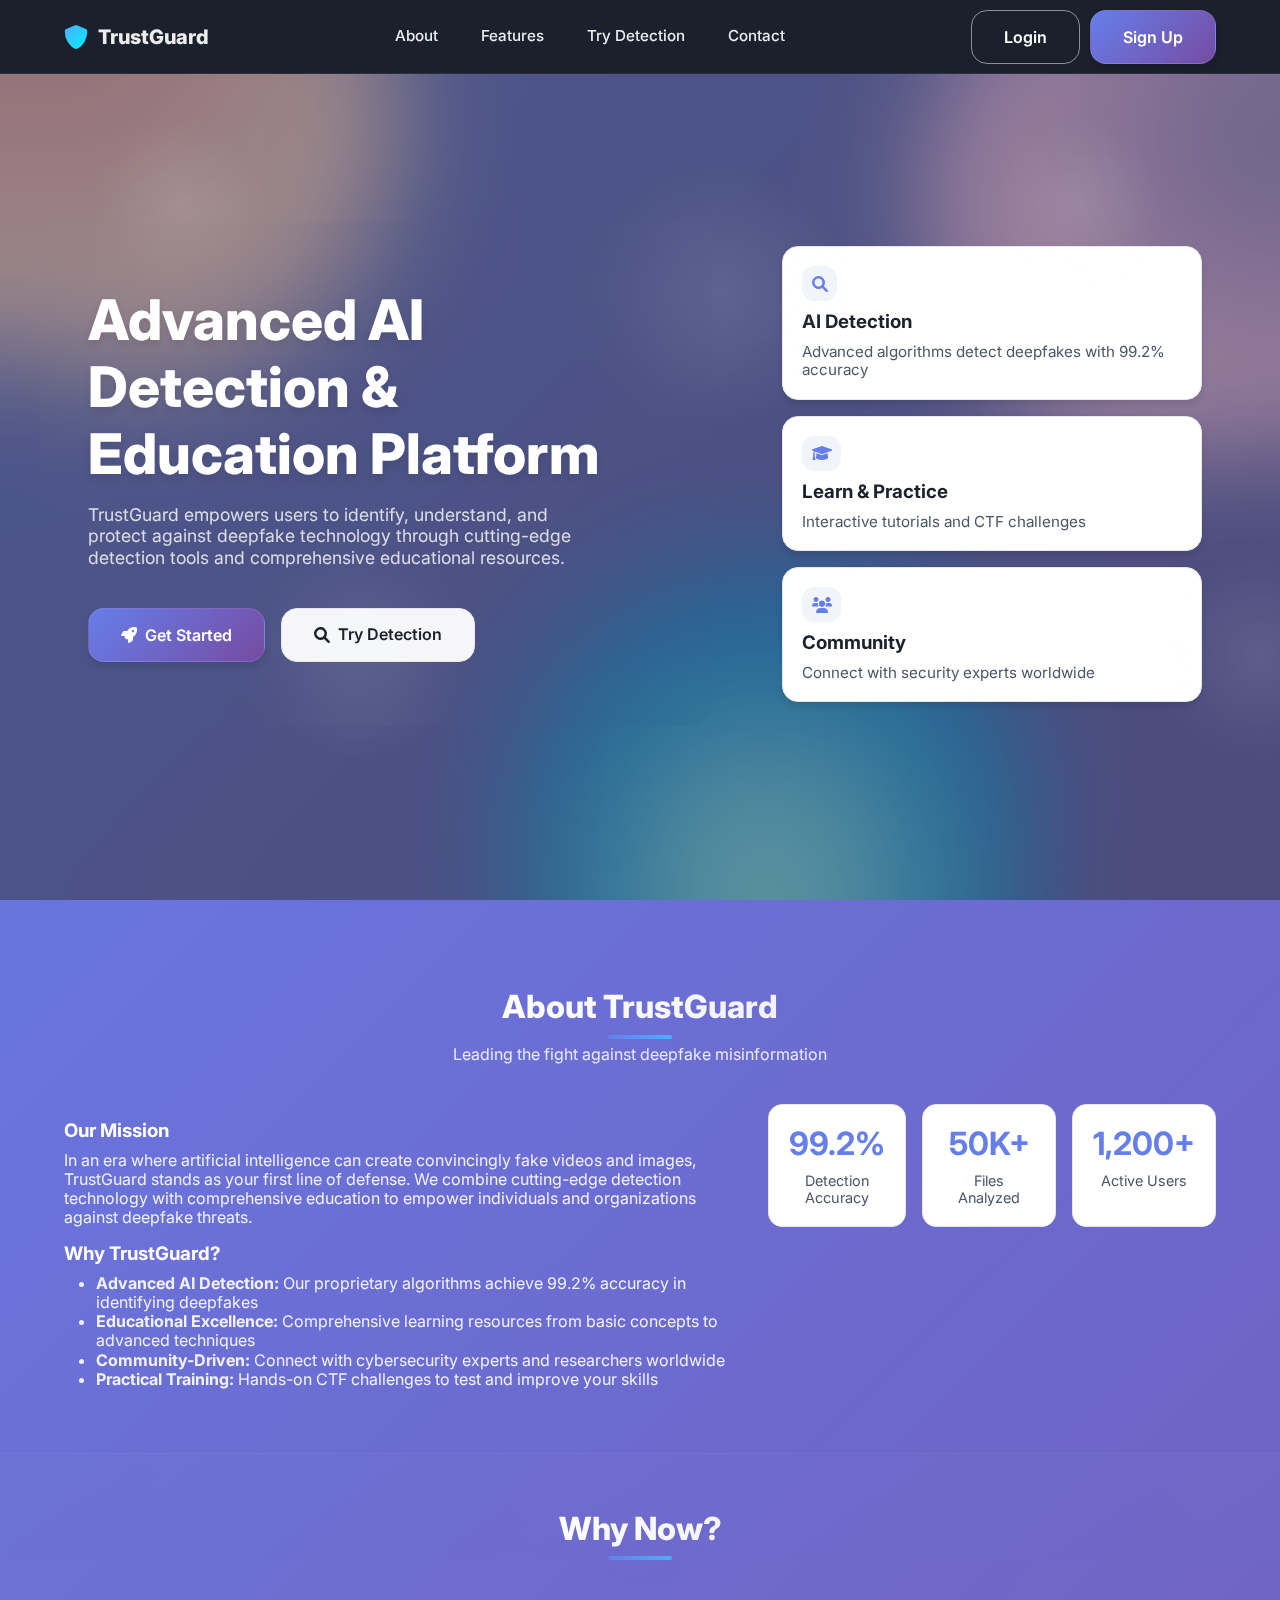
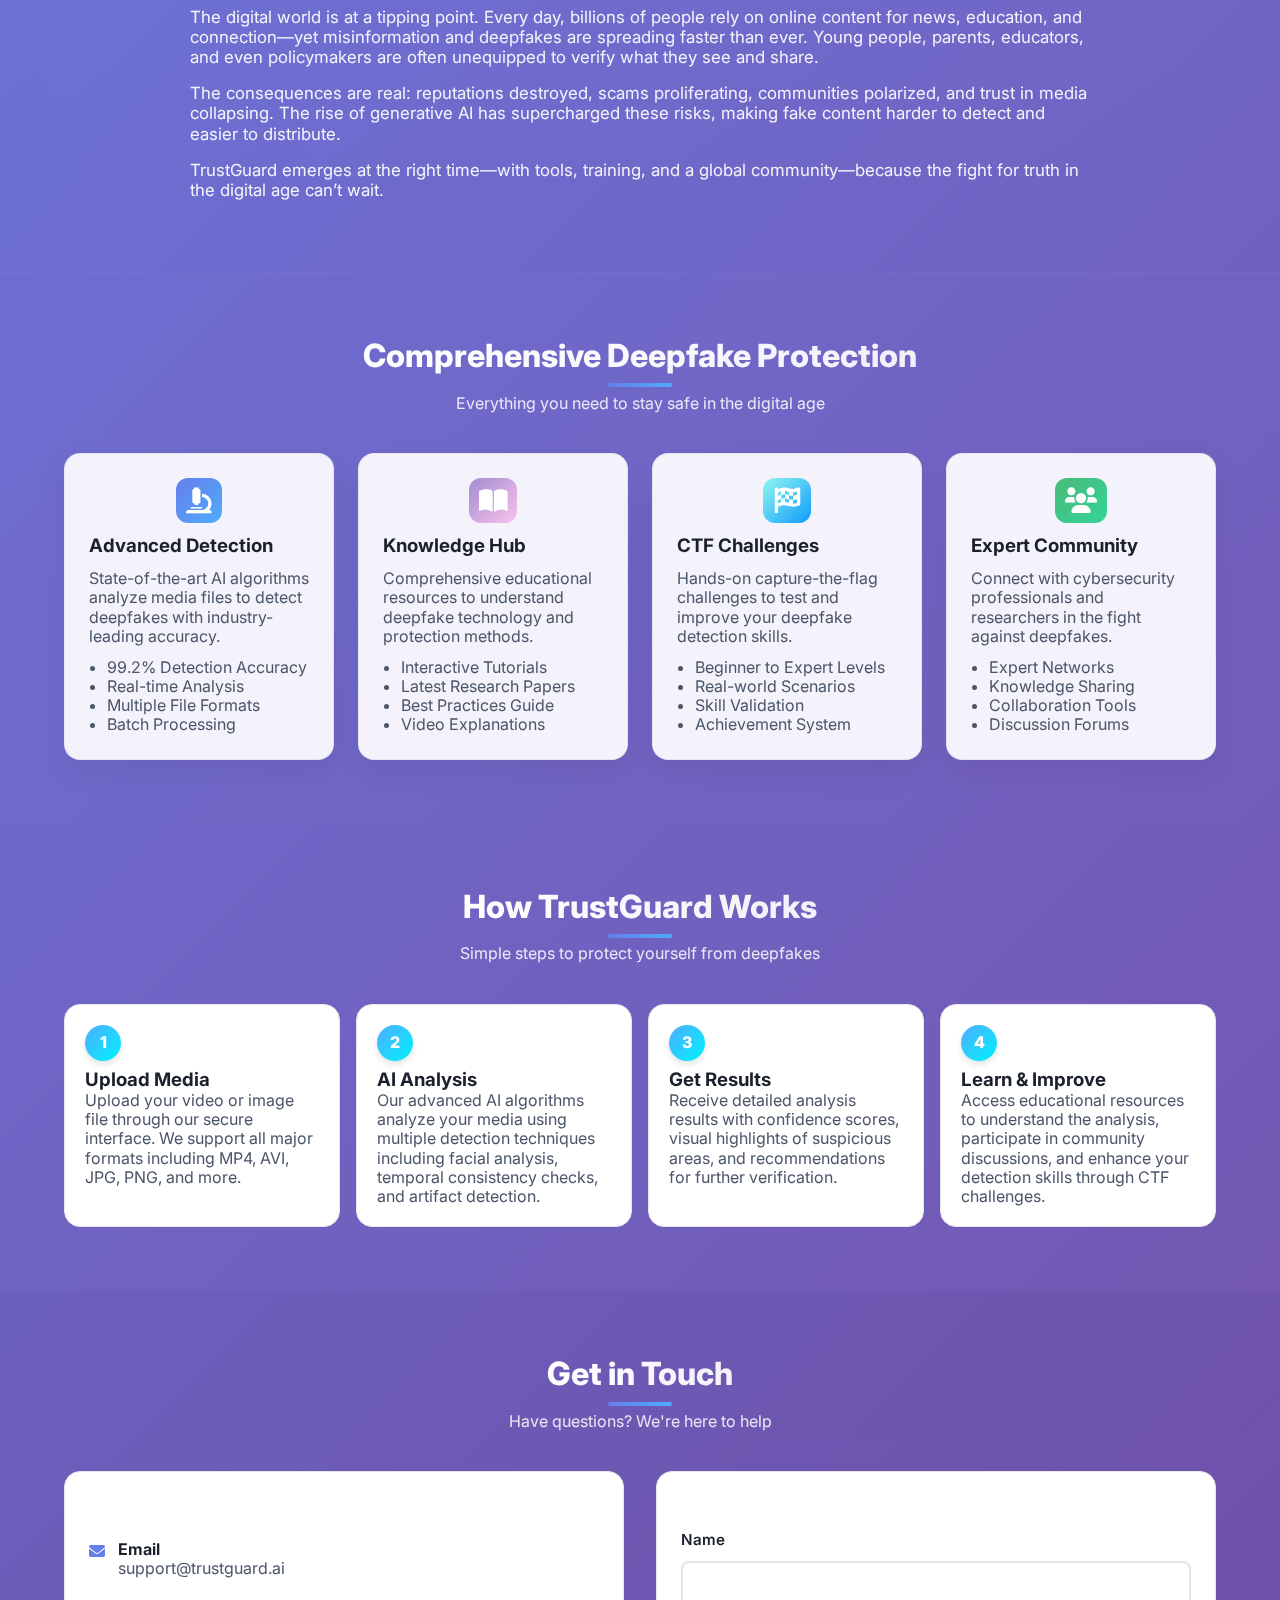
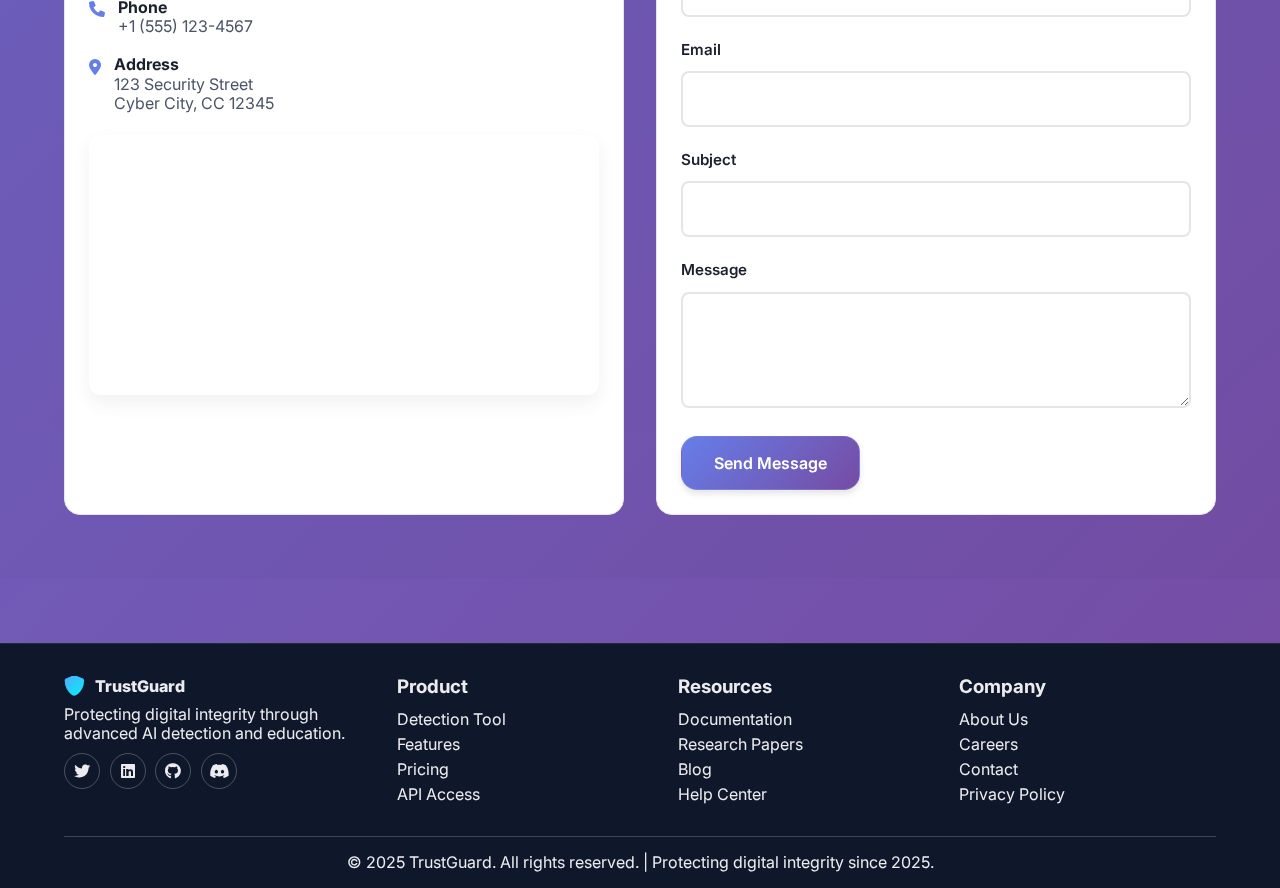
<file: index.html>
<!DOCTYPE html>
<html lang="en">

<head>
    <meta charset="UTF-8">
    <meta name="viewport" content="width=device-width, initial-scale=1.0">
    <title>TrustGuard - Educate and Protect Against Deepfakes</title>
    <link rel="icon" type="image/svg+xml" href="favicon.svg">
    <link rel="stylesheet" href="styles.css">
    <link rel="stylesheet" href="https://cdnjs.cloudflare.com/ajax/libs/font-awesome/6.0.0/css/all.min.css">
    <link href="https://fonts.googleapis.com/css?family=Inter:400,700&display=swap" rel="stylesheet">
</head>

<body>
    <!-- Decorative background layers: color blobs / images + blurred overlay -->
    <div class="page-bg" aria-hidden="true">
        <div class="bg-blob blob-1"></div>
        <div class="bg-blob blob-2"></div>
        <div class="bg-blob blob-3"></div>
        <div class="bg-blur"></div>
    </div>

    <div class="site-content">
    <!-- Header Navigation -->
    <header class="header">
        <div class="header-container">
            <div class="brand">
                <i class="fas fa-shield-alt"></i>
                <span>TrustGuard</span>
            </div>
            <nav class="nav-links">
                <a href="#about" class="nav-link">About</a>
                <a href="#features" class="nav-link">Features</a>
                <a href="dashboard.html" class="nav-link">Try Detection</a>
                <a href="#contact" class="nav-link">Contact</a>
            </nav>
            <div class="auth-buttons">
                <button class="btn btn-outline" onclick="openModal('login')">Login</button>
                <button class="btn btn-primary" onclick="openModal('signup')">Sign Up</button>
            </div>
        </div>
    </header>

    <!-- Homepage Content -->
    <main>
        <!-- Hero Section -->
        <section id="home" class="hero-section">
            <div class="hero-container">
                <div class="hero-content">
                    <h1>Advanced AI Detection & Education Platform</h1>
                    <p class="hero-description">
                        TrustGuard empowers users to identify, understand, and protect against deepfake technology
                        through cutting-edge detection tools and comprehensive educational resources.
                    </p>
                    <div class="hero-buttons">
                        <button class="btn btn-primary" onclick="openModal('signup')">
                            <i class="fas fa-rocket"></i> Get Started
                        </button>
                        <a href="dashboard.html" class="btn btn-secondary">
                            <i class="fas fa-search"></i> Try Detection
                        </a>
                    </div>
                </div>
                <div class="hero-visual">
                    <div class="feature-preview">
                        <div class="preview-card">
                            <i class="fas fa-search"></i>
                            <h3>AI Detection</h3>
                            <p>Advanced algorithms detect deepfakes with 99.2% accuracy</p>
                        </div>
                        <div class="preview-card">
                            <i class="fas fa-graduation-cap"></i>
                            <h3>Learn & Practice</h3>
                            <p>Interactive tutorials and CTF challenges</p>
                        </div>
                        <div class="preview-card">
                            <i class="fas fa-users"></i>
                            <h3>Community</h3>
                            <p>Connect with security experts worldwide</p>
                        </div>
                    </div>
                </div>
            </div>
        </section>

        <!-- About Section -->
        <section id="about" class="about-section">
            <div class="container">
                <div class="section-header">
                    <h2>About TrustGuard</h2>
                    <p>Leading the fight against deepfake misinformation</p>
                </div>
                <div class="about-content">
                    <div class="about-text">
                        <h3>Our Mission</h3>
                        <p>In an era where artificial intelligence can create convincingly fake videos and images,
                            TrustGuard stands as your first line of defense. We combine cutting-edge detection
                            technology with comprehensive education to empower individuals and organizations against
                            deepfake threats.</p>

                        <h3>Why TrustGuard?</h3>
                        <ul>
                            <li><strong>Advanced AI Detection:</strong> Our proprietary algorithms achieve 99.2%
                                accuracy in identifying deepfakes</li>
                            <li><strong>Educational Excellence:</strong> Comprehensive learning resources from basic
                                concepts to advanced techniques</li>
                            <li><strong>Community-Driven:</strong> Connect with cybersecurity experts and researchers
                                worldwide</li>
                            <li><strong>Practical Training:</strong> Hands-on CTF challenges to test and improve your
                                skills</li>
                        </ul>
                    </div>
                    <div class="about-stats">
                        <div class="stat-item">
                            <div class="stat-number">99.2%</div>
                            <div class="stat-label">Detection Accuracy</div>
                        </div>
                        <div class="stat-item">
                            <div class="stat-number">50K+</div>
                            <div class="stat-label">Files Analyzed</div>
                        </div>
                        <div class="stat-item">
                            <div class="stat-number">1,200+</div>
                            <div class="stat-label">Active Users</div>
                        </div>
                    </div>
                </div>
            </div>
        </section>

        <!-- Why Now Section -->
        <section id="why-now" class="why-now-section">
            <div class="container">
                <div class="section-header">
                    <h2>Why Now?</h2>
                </div>
                <div class="why-now-content" style="max-width:900px; margin:0 auto; color: rgba(255,255,255,0.95);">
                    <p>The digital world is at a tipping point. Every day, billions of people rely on online content for news, education, and connection—yet misinformation and deepfakes are spreading faster than ever. Young people, parents, educators, and even policymakers are often unequipped to verify what they see and share.</p>

                    <p>The consequences are real: reputations destroyed, scams proliferating, communities polarized, and trust in media collapsing. The rise of generative AI has supercharged these risks, making fake content harder to detect and easier to distribute.</p>

                    <p>TrustGuard emerges at the right time—with tools, training, and a global community—because the fight for truth in the digital age can’t wait.</p>
                </div>
            </div>
        </section>

        <!-- Features Section -->
        <section id="features" class="features-section">
            <div class="container">
                <div class="section-header">
                    <h2>Comprehensive Deepfake Protection</h2>
                    <p>Everything you need to stay safe in the digital age</p>
                </div>
                <div class="features-grid">
                    <div class="feature-card">
                        <div class="feature-icon">
                            <i class="fas fa-microscope"></i>
                        </div>
                        <h3 style="color: black;">Advanced Detection</h3>
                        <p style="font-family: 'Inter', sans-serif;">State-of-the-art AI algorithms analyze media files
                            to detect deepfakes with industry-leading accuracy.</p>
                        <ul style="font-family: 'Inter', sans-serif;">
                            <li>99.2% Detection Accuracy</li>
                            <li>Real-time Analysis</li>
                            <li>Multiple File Formats</li>
                            <li>Batch Processing</li>
                        </ul>
                    </div>
                    <div class="feature-card">
                        <div class="feature-icon">
                            <i class="fas fa-book-open"></i>
                        </div>
                        <h3 style="color: black;">Knowledge Hub</h3>
                        <p style="font-family: 'Inter', sans-serif;">Comprehensive educational resources to understand
                            deepfake technology and protection methods.
                        </p>
                        <ul style="font-family: 'Inter', sans-serif;">
                            <li>Interactive Tutorials</li>
                            <li>Latest Research Papers</li>
                            <li>Best Practices Guide</li>
                            <li>Video Explanations</li>
                        </ul>
                    </div>
                    <div class="feature-card">
                        <div class="feature-icon">
                            <i class="fas fa-flag-checkered"></i>
                        </div>
                        <h3 style="color: black;">CTF Challenges</h3>
                        <p style="font-family: 'Inter', sans-serif;">Hands-on capture-the-flag challenges to test and improve your deepfake detection skills.</p>
                        <ul style="font-family: 'Inter', sans-serif;">
                            <li>Beginner to Expert Levels</li>
                            <li>Real-world Scenarios</li>
                            <li>Skill Validation</li>
                            <li>Achievement System</li>
                        </ul>
                    </div>
                    <div class="feature-card">
                        <div class="feature-icon">
                            <i class="fas fa-users"></i>
                        </div>
                        <h3 style="color: black;">Expert Community</h3>
                        <p style="font-family: 'Inter', sans-serif;">Connect with cybersecurity professionals and researchers in the fight against deepfakes.</p>
                        <ul style="font-family: 'Inter', sans-serif;">
                            <li>Expert Networks</li>
                            <li>Knowledge Sharing</li>
                            <li>Collaboration Tools</li>
                            <li>Discussion Forums</li>
                        </ul>
                    </div>
                </div>
            </div>
        </section>

        <!-- How It Works Section -->
        <section class="how-it-works-section">
            <div class="container">
                <div class="section-header">
                    <h2>How TrustGuard Works</h2>
                    <p>Simple steps to protect yourself from deepfakes</p>
                </div>
                <div class="steps-grid">
                    <div class="step-card">
                        <div class="step-number">1</div>
                        <h3>Upload Media</h3>
                        <p>Upload your video or image file through our secure interface. We support all major formats
                            including MP4, AVI, JPG, PNG, and more.</p>
                    </div>
                    <div class="step-card">
                        <div class="step-number">2</div>
                        <h3>AI Analysis</h3>
                        <p>Our advanced AI algorithms analyze your media using multiple detection techniques including
                            facial analysis, temporal consistency checks, and artifact detection.</p>
                    </div>
                    <div class="step-card">
                        <div class="step-number">3</div>
                        <h3>Get Results</h3>
                        <p>Receive detailed analysis results with confidence scores, visual highlights of suspicious
                            areas, and recommendations for further verification.</p>
                    </div>
                    <div class="step-card">
                        <div class="step-number">4</div>
                        <h3>Learn & Improve</h3>
                        <p>Access educational resources to understand the analysis, participate in community
                            discussions, and enhance your detection skills through CTF challenges.</p>
                    </div>
                </div>
            </div>
        </section>

        <!-- Contact Section -->
        <section id="contact" class="contact-section">
            <div class="container">
                <div class="section-header">
                    <h2>Get in Touch</h2>
                    <p>Have questions? We're here to help</p>
                </div>
                <div class="contact-grid">
                    <div class="contact-info">
                        <h3>Contact Information</h3>
                        <div class="contact-item">
                            <i class="fas fa-envelope"></i>
                            <div>
                                <strong>Email</strong>
                                <p>support@trustguard.ai</p>
                            </div>
                        </div>
                        <div class="contact-item">
                            <i class="fas fa-phone"></i>
                            <div>
                                <strong>Phone</strong>
                                <p>+1 (555) 123-4567</p>
                            </div>
                        </div>
                        <div class="contact-item">
                            <i class="fas fa-map-marker-alt"></i>
                            <div>
                                <strong>Address</strong>
                                <p>123 Security Street<br>Cyber City, CC 12345</p>
                            </div>
                        </div>
                        <!-- Dummy map placeholder -->
                        <div class="map-container" aria-hidden="false">
                            <iframe
                                src="https://maps.google.com/maps?q=37.7749,-122.4194&z=13&output=embed"
                                title="Location map (placeholder)"
                                loading="lazy"
                                referrerpolicy="no-referrer-when-downgrade"
                                allowfullscreen>
                            </iframe>
                        </div>
                    </div>
                    <div class="contact-form">
                        <h3>Send us a Message</h3>
                        <form onsubmit="submitContactForm(event)">
                            <div class="form-group">
                                <label for="name">Name</label>
                                <input type="text" id="name" required>
                            </div>
                            <div class="form-group">
                                <label for="email">Email</label>
                                <input type="email" id="email" required>
                            </div>
                            <div class="form-group">
                                <label for="subject">Subject</label>
                                <input type="text" id="subject" required>
                            </div>
                            <div class="form-group">
                                <label for="message">Message</label>
                                <textarea id="message" rows="5" required></textarea>
                            </div>
                            <button type="submit" class="btn btn-primary">Send Message</button>
                        </form>
                    </div>
                </div>
            </div>
        </section>
    </main>

    <!-- Footer -->
    <footer class="footer">
        <div class="container">
            <div class="footer-content">
                <div class="footer-section">
                    <div class="footer-brand">
                        <i class="fas fa-shield-alt"></i>
                        <span>TrustGuard</span>
                    </div>
                    <p>Protecting digital integrity through advanced AI detection and education.</p>
                    <div class="social-links">
                        <a href="#"><i class="fab fa-twitter"></i></a>
                        <a href="#"><i class="fab fa-linkedin"></i></a>
                        <a href="#"><i class="fab fa-github"></i></a>
                        <a href="#"><i class="fab fa-discord"></i></a>
                    </div>
                </div>
                <div class="footer-section">
                    <h3>Product</h3>
                    <ul>
                        <li><a href="dashboard.html">Detection Tool</a></li>
                        <li><a href="#features">Features</a></li>
                        <li><a href="#pricing">Pricing</a></li>
                        <li><a href="#api">API Access</a></li>
                    </ul>
                </div>
                <div class="footer-section">
                    <h3>Resources</h3>
                    <ul>
                        <li><a href="#documentation">Documentation</a></li>
                        <li><a href="#research">Research Papers</a></li>
                        <li><a href="#blog">Blog</a></li>
                        <li><a href="#help">Help Center</a></li>
                    </ul>
                </div>
                <div class="footer-section">
                    <h3>Company</h3>
                    <ul>
                        <li><a href="#about">About Us</a></li>
                        <li><a href="#careers">Careers</a></li>
                        <li><a href="#contact">Contact</a></li>
                        <li><a href="#privacy">Privacy Policy</a></li>
                    </ul>
                </div>
            </div>
            <div class="footer-bottom">
                <p>&copy; 2025 TrustGuard. All rights reserved. | Protecting digital integrity since 2025.</p>
            </div>
        </div>
    </footer>

    <!-- Authentication Modal -->
    <div id="auth-modal" class="modal">
        <div class="modal-content">
            <div class="modal-header">
                <h2 id="modal-title">Welcome to TrustGuard</h2>
                <span class="close" onclick="closeModal()">&times;</span>
            </div>

            <!-- Login Form -->
            <div id="login-form" class="auth-form">
                <h3>Sign In</h3>
                <form onsubmit="signIn(event)">
                    <div class="form-group">
                        <label for="login-username">Username or Email</label>
                        <input type="text" id="login-username" required>
                    </div>
                    <div class="form-group">
                        <label for="login-password">Password</label>
                        <input type="password" id="login-password" required>
                    </div>
                    <button type="submit" class="btn btn-primary btn-full">Sign In</button>
                </form>
                <div class="auth-footer">
                    <p>Don't have an account? <a href="#" onclick="switchToSignup()">Sign Up</a></p>
                    <p><a href="#" onclick="alert('Password reset functionality would be implemented here')">Forgot
                            Password?</a></p>
                </div>
            </div>

            <!-- Signup Form -->
            <div id="signup-form" class="auth-form hidden">
                <h3>Create Account</h3>
                <form onsubmit="signUp(event)">
                    <div class="form-group">
                        <label for="signup-username">Username</label>
                        <input type="text" id="signup-username" required>
                    </div>
                    <div class="form-group">
                        <label for="signup-email">Email</label>
                        <input type="email" id="signup-email" required>
                    </div>
                    <div class="form-group">
                        <label for="signup-password">Password</label>
                        <input type="password" id="signup-password" required>
                    </div>
                    <div class="form-group">
                        <label for="signup-confirm-password">Confirm Password</label>
                        <input type="password" id="signup-confirm-password" required>
                    </div>
                    <button type="submit" class="btn btn-primary btn-full">Create Account</button>
                </form>
                <div class="auth-footer">
                    <p>Already have an account? <a href="#" onclick="switchToLogin()">Sign In</a></p>
                </div>
            </div>
        </div>
    </div>

    </div> <!-- .site-content -->
    <script src="homepage.js"></script>
</body>

</html>
</file>
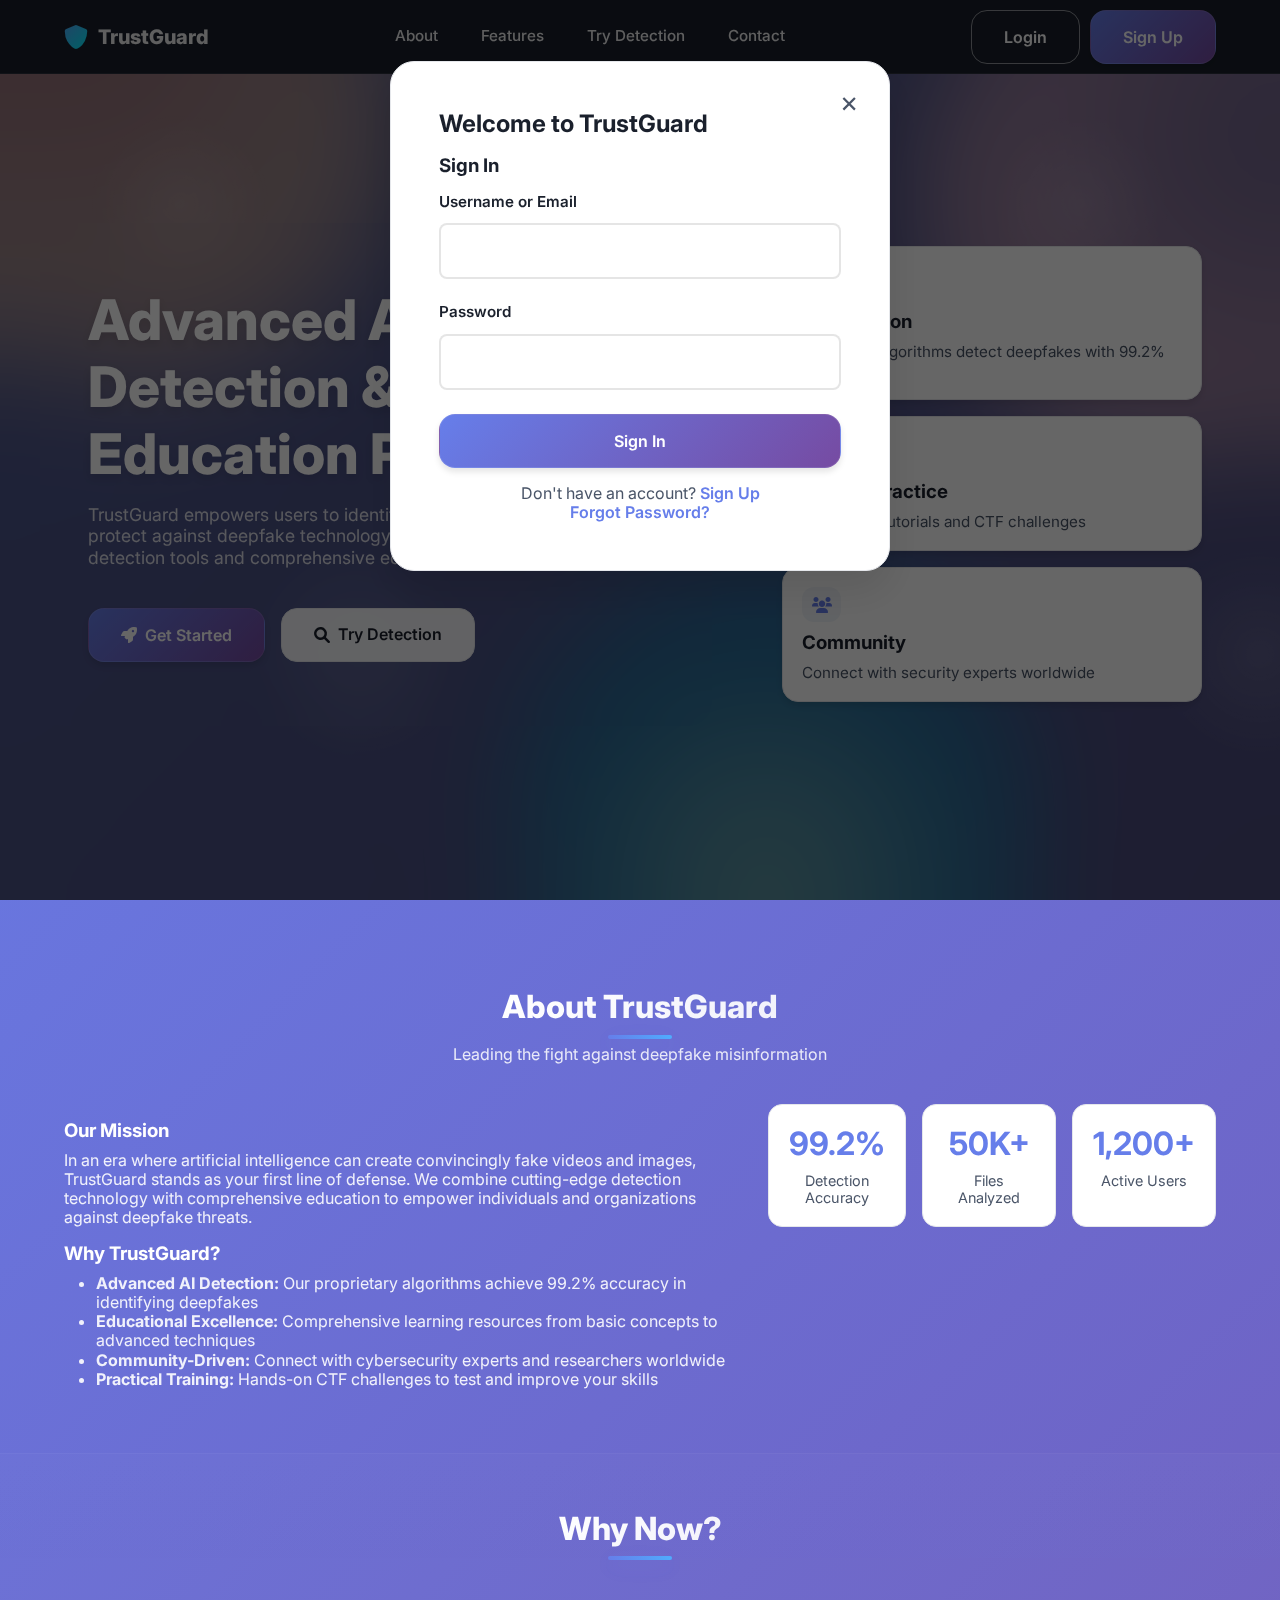
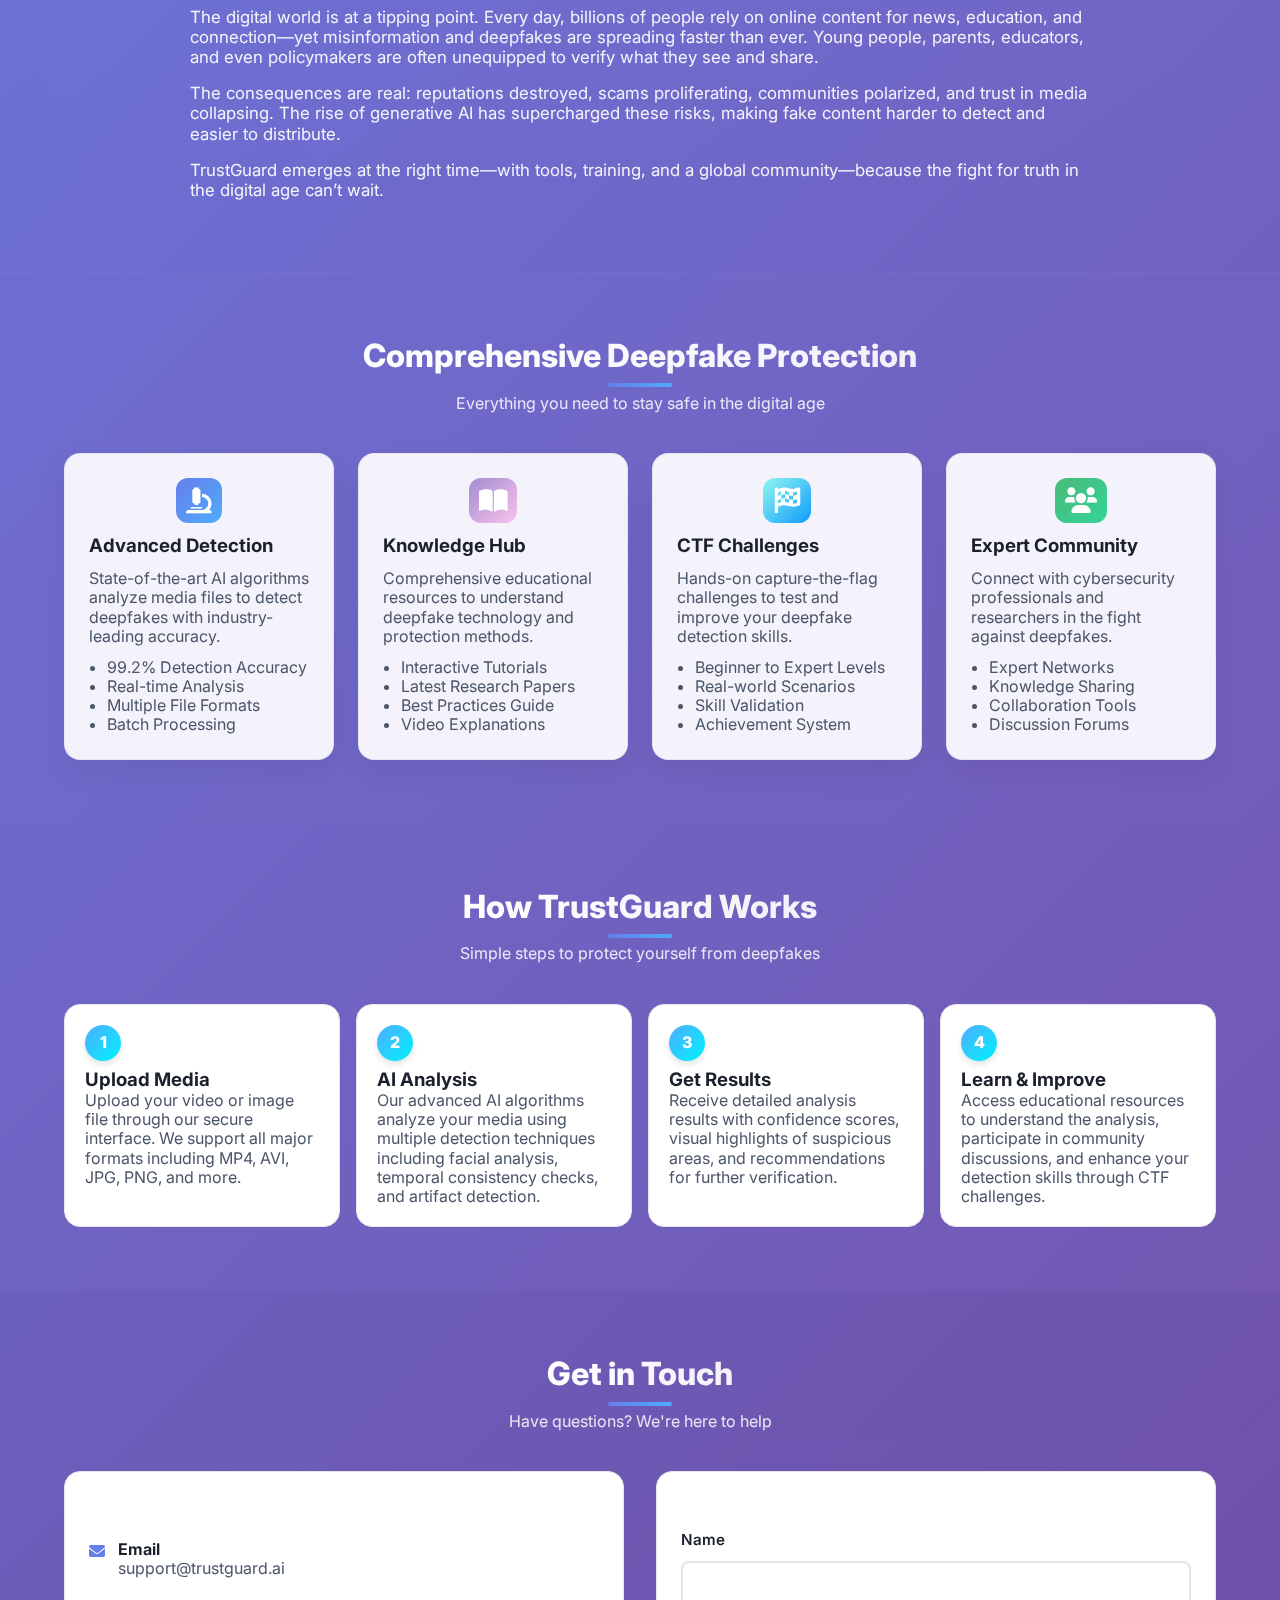
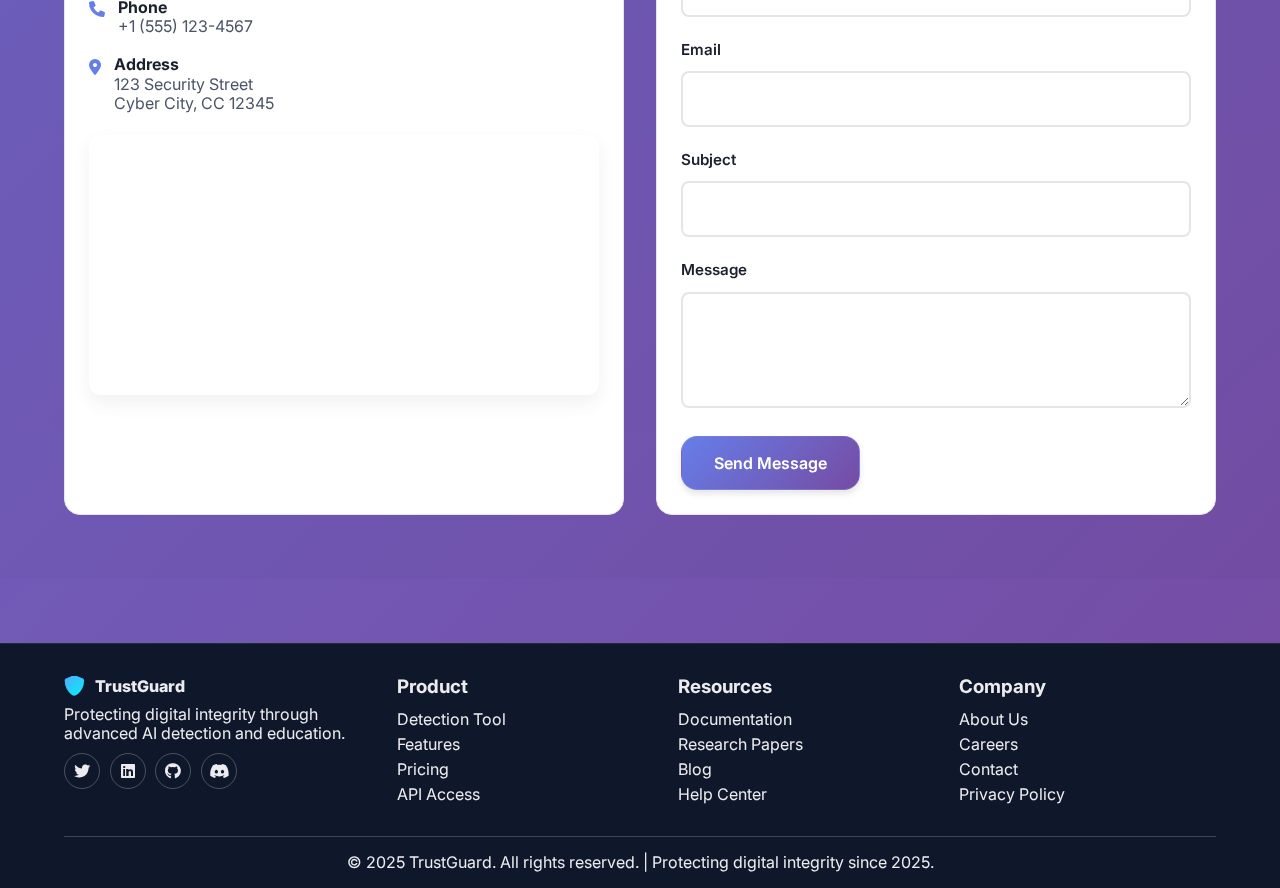
<file: dashboard.html>
<!DOCTYPE html>
<html lang="en">
<head>
    <meta charset="UTF-8">
    <meta name="viewport" content="width=device-width, initial-scale=1.0">
    <title>TrustGuard - Educate and Protect Against Deepfakes</title>
    <link rel="stylesheet" href="styles.css">
    <link rel="stylesheet" href="https://cdnjs.cloudflare.com/ajax/libs/font-awesome/6.0.0/css/all.min.css">
</head>
<body>
        <script>
            (function(){
                try {
                    var hash = window.location.hash;
                    var isSignedIn = (window.localStorage && localStorage.getItem('isSignedIn') === 'true');
                    // Accept a trusted redirect marker from homepage and set auth if needed
                    if (!isSignedIn && hash === '#authed' && window.localStorage) {
                        localStorage.setItem('isSignedIn', 'true');
                        try { history.replaceState(null, document.title, window.location.pathname); } catch(_) {}
                        isSignedIn = true;
                    }
                    if (!isSignedIn) {
                        // Send guests back to homepage to use the single login/signup
                        window.location.replace('index.html#auth');
                    }
                } catch(e) {}
            })();
        </script>
    <!-- Navigation Bar -->
    <nav id="navbar" class="navbar">
        <div class="nav-container">
            <div class="nav-brand">
                <i class="fas fa-shield-alt"></i>
                <span>TrustGuard</span>
            </div>
            <div class="nav-menu">
                <a href="#" onclick="showPage('dashboard')" class="nav-link">
                    <i class="fas fa-home"></i> Dashboard
                </a>
                <a href="#" onclick="showPage('knowledge-hub')" class="nav-link">
                    <i class="fas fa-book"></i> Knowledge Hub
                </a>
                <a href="#" onclick="showPage('ctfs')" class="nav-link">
                    <i class="fas fa-flag"></i> CTFs
                </a>
                <a href="#" onclick="showPage('communities')" class="nav-link">
                    <i class="fas fa-users"></i> Communities
                </a>
                <a href="#" onclick="showPage('smart-suggest')" class="nav-link">
                    <i class="fas fa-robot"></i> Smart Suggest
                </a>
                <a href="#" onclick="showPage('admin')" class="nav-link">
                    <i class="fas fa-cog"></i> Admin
                </a>
                <a href="#" onclick="signOut()" class="nav-link sign-out">
                    <i class="fas fa-sign-out-alt"></i> Sign Out
                </a>
            </div>
            <div class="notifications">
                <i class="fas fa-bell" onclick="toggleNotifications()"></i>
                <div id="notificationDropdown" class="notification-dropdown">
                    <div class="notification-item">New CTF available!</div>
                    <div class="notification-item">Community post liked</div>
                    <div class="notification-item">Badge earned: Security Expert</div>
                </div>
            </div>
        </div>
    </nav>

    

    <!-- Dashboard -->
    <div id="dashboard" class="page">
        <div class="page-header">
            <h1>Dashboard</h1>
            <p>Welcome back! Here's your activity overview.</p>
        </div>
        
        <div class="dashboard-grid">
            <div class="dashboard-card">
                <h3><i class="fas fa-bell"></i> Recent Notifications</h3>
                <ul class="notification-list">
                    <li><i class="fas fa-flag"></i> New CTF "Advanced Deepfake Detection" available!</li>
                    <li><i class="fas fa-trophy"></i> You earned the "Security Expert" badge!</li>
                    <li><i class="fas fa-users"></i> 5 new members joined "Deepfake Fighters" community</li>
                    <li><i class="fas fa-book"></i> New article: "AI Ethics in 2025" published</li>
                    <li><i class="fas fa-heart"></i> Your post in "CTF Pros" received 10 likes</li>
                </ul>
            </div>

            <div class="dashboard-card">
                <h3><i class="fas fa-brain"></i> Knowledge Hub Progress</h3>
                <div class="progress-item">
                    <span>Deepfakes 101</span>
                    <div class="progress-bar">
                        <div class="progress-fill" style="width: 85%"></div>
                    </div>
                    <span>85%</span>
                </div>
                <div class="progress-item">
                    <span>AI Ethics</span>
                    <div class="progress-bar">
                        <div class="progress-fill" style="width: 60%"></div>
                    </div>
                    <span>60%</span>
                </div>
                <div class="progress-item">
                    <span>Detection Techniques</span>
                    <div class="progress-bar">
                        <div class="progress-fill" style="width: 40%"></div>
                    </div>
                    <span>40%</span>
                </div>
                <div class="progress-item">
                    <span>Cybersecurity Basics</span>
                    <div class="progress-bar">
                        <div class="progress-fill" style="width: 90%"></div>
                    </div>
                    <span>90%</span>
                </div>
            </div>

            <div class="dashboard-card">
                <h3><i class="fas fa-flag"></i> CTF Overview</h3>
                <div class="ctf-cards">
                    <div class="mini-card">
                        <h4>Beginner Detection</h4>
                        <p>Score: 850/1000</p>
                        <span class="badge gold">Gold</span>
                    </div>
                    <div class="mini-card">
                        <h4>Advanced Analysis</h4>
                        <p>Score: 720/1000</p>
                        <span class="badge silver">Silver</span>
                    </div>
                    <div class="mini-card">
                        <h4>Expert Challenge</h4>
                        <p>In Progress</p>
                        <span class="badge in-progress">50%</span>
                    </div>
                </div>
            </div>

            <div class="dashboard-card">
                <h3><i class="fas fa-users"></i> Communities</h3>
                <div class="community-summary">
                    <div class="community-item">
                        <span class="community-name">Deepfake Fighters</span>
                        <span class="community-activity">15 new posts</span>
                    </div>
                    <div class="community-item">
                        <span class="community-name">CTF Pros</span>
                        <span class="community-activity">8 active discussions</span>
                    </div>
                    <div class="community-item">
                        <span class="community-name">AI Ethics Hub</span>
                        <span class="community-activity">3 new articles</span>
                    </div>
                </div>
            </div>

            <div class="dashboard-card">
                <h3><i class="fas fa-trophy"></i> Personal Progress</h3>
                <div class="stats-grid">
                    <div class="stat-item">
                        <div class="stat-number">12</div>
                        <div class="stat-label">CTFs Completed</div>
                    </div>
                    <div class="stat-item">
                        <div class="stat-number">5</div>
                        <div class="stat-label">Badges Earned</div>
                    </div>
                    <div class="stat-item">
                        <div class="stat-number">8</div>
                        <div class="stat-label">Topics Covered</div>
                    </div>
                    <div class="stat-item">
                        <div class="stat-number">25</div>
                        <div class="stat-label">Community Posts</div>
                    </div>
                </div>
            </div>

            <div class="dashboard-card">
                <h3><i class="fas fa-search"></i> Deepfake Detection</h3>
                <p style="color: #666; margin-bottom: 1.5rem;">Upload and analyze files for potential deepfake content using our advanced detection tools.</p>
                
                <div class="detection-quick-upload">
                    <div class="upload-mini" onclick="document.getElementById('dashboard-file-input').click()">
                        <i class="fas fa-cloud-upload-alt"></i>
                        <span>Quick Upload</span>
                    </div>
                    <input type="file" id="dashboard-file-input" accept="video/*,audio/*" onchange="dashboardAnalyzeFile()" style="display: none;">
                </div>
                
                <div id="dashboard-analysis-result" class="mini-result" style="display: none;">
                    <div id="dashboard-result-content"></div>
                </div>
                
                <div style="margin-top: 1rem;">
                    <button class="btn btn-primary btn-small" onclick="showPage('deepfake-detection')">
                        <i class="fas fa-microscope"></i> Advanced Detection
                    </button>
                </div>
            </div>
        </div>
    </div>

    <!-- Knowledge Hub -->
    <div id="knowledge-hub" class="page">
        <div class="page-header">
            <h1>Knowledge Hub</h1>
            <p>Explore topics and expand your knowledge about deepfakes and cybersecurity.</p>
        </div>
        
        <div class="search-section">
            <div class="search-bar">
                <input type="text" id="knowledge-search" placeholder="Search topics, articles, tutorials...">
                <button onclick="searchKnowledge()"><i class="fas fa-search"></i></button>
            </div>
            <div class="filters">
                <button class="filter-btn active" onclick="filterKnowledge('all')">All</button>
                <button class="filter-btn" onclick="filterKnowledge('deepfakes')">Deepfakes</button>
                <button class="filter-btn" onclick="filterKnowledge('ai')">AI</button>
                <button class="filter-btn" onclick="filterKnowledge('security')">Security</button>
                <button class="filter-btn" onclick="filterKnowledge('ethics')">Ethics</button>
            </div>
        </div>

        <div id="knowledge-results" class="content-grid">
            <!-- Content will be populated by JavaScript -->
        </div>
    </div>

    <!-- CTFs -->
    <div id="ctfs" class="page">
        <div class="page-header">
            <h1>Capture The Flag Challenges</h1>
            <p>Test your skills with hands-on cybersecurity challenges.</p>
        </div>
        
        <div class="search-section">
            <div class="search-bar">
                <input type="text" id="ctf-search" placeholder="Search CTF challenges...">
                <button onclick="searchCTFs()"><i class="fas fa-search"></i></button>
            </div>
            <div class="filters">
                <button class="filter-btn active" onclick="filterCTFs('all')">All</button>
                <button class="filter-btn" onclick="filterCTFs('beginner')">Beginner</button>
                <button class="filter-btn" onclick="filterCTFs('intermediate')">Intermediate</button>
                <button class="filter-btn" onclick="filterCTFs('advanced')">Advanced</button>
                <button class="filter-btn" onclick="filterCTFs('expert')">Expert</button>
            </div>
        </div>

        <div id="ctf-results" class="content-grid">
            <!-- Content will be populated by JavaScript -->
        </div>
    </div>

    <!-- Communities -->
    <div id="communities" class="page">
        <div class="page-header">
            <h1>Communities</h1>
            <p>Connect with like-minded individuals and share knowledge.</p>
        </div>
        
        <div class="community-tabs">
            <button class="tab-btn active" onclick="showCommunityTab('all')">All Communities</button>
            <button class="tab-btn" onclick="showCommunityTab('joined')">My Communities</button>
        </div>

        <div id="community-results" class="content-grid">
            <!-- Content will be populated by JavaScript -->
        </div>
    </div>

    <!-- Smart Suggest -->
    <div id="smart-suggest" class="page">
        <div class="page-header">
            <h1>Smart Suggest - Ask TrustGuard</h1>
            <p>Get personalized recommendations based on your interests and progress.</p>
        </div>
        
        <div class="chat-container">
            <div id="chat-messages" class="chat-messages">
                <div class="message ai-message">
                    <div class="message-content">
                        <i class="fas fa-robot"></i>
                        <span>Hello! I'm TrustGuard AI. I can help you find CTFs, suggest learning topics, recommend communities, and answer questions about deepfakes and cybersecurity. What would you like to know?</span>
                    </div>
                </div>
            </div>
            <div class="chat-input-container">
                <input type="text" id="chat-input" placeholder="Ask me anything about CTFs, topics, or communities...">
                <button onclick="sendMessage()"><i class="fas fa-paper-plane"></i></button>
            </div>
        </div>
    </div>

    <!-- Admin -->
    <div id="admin" class="page">
        <div class="page-header">
            <h1>Account Settings</h1>
            <p>Manage your profile and preferences.</p>
        </div>
        
        <div class="admin-content">
            <div class="admin-section">
                <h3>Profile Information</h3>
                <form onsubmit="saveProfile(event)" class="admin-form">
                    <div class="form-group">
                        <label for="profile-username">Username:</label>
                        <input type="text" id="profile-username" value="user123">
                    </div>
                    <div class="form-group">
                        <label for="profile-email">Email:</label>
                        <input type="email" id="profile-email" value="user@example.com">
                    </div>
                    <div class="form-group">
                        <label for="profile-password">New Password:</label>
                        <input type="password" id="profile-password" placeholder="Leave blank to keep current password">
                    </div>
                    <button type="submit" class="btn btn-primary">Save Changes</button>
                </form>
            </div>

            <div class="admin-section">
                <h3>Interests & Preferences</h3>
                <div class="preferences-grid">
                    <label class="checkbox-item">
                        <input type="checkbox" checked> Deepfake Detection
                    </label>
                    <label class="checkbox-item">
                        <input type="checkbox" checked> CTF Challenges
                    </label>
                    <label class="checkbox-item">
                        <input type="checkbox"> AI Ethics
                    </label>
                    <label class="checkbox-item">
                        <input type="checkbox" checked> Cybersecurity
                    </label>
                    <label class="checkbox-item">
                        <input type="checkbox"> Machine Learning
                    </label>
                    <label class="checkbox-item">
                        <input type="checkbox"> Privacy Protection
                    </label>
                </div>
                <button onclick="savePreferences()" class="btn btn-primary">Save Preferences</button>
            </div>
        </div>
    </div>

    <!-- Deepfake Detection -->
    <div id="deepfake-detection" class="page">
        <div class="page-header">
            <h1>Deepfake Detection</h1>
            <p>Upload a video or audio file to analyze for potential deepfake content.</p>
        </div>
        
        <!-- Back to Dashboard Button (only for signed-in users) -->
        <div id="back-to-dashboard" class="back-navigation" style="display: none;">
            <button class="btn btn-secondary" onclick="showPage('dashboard')">
                <i class="fas fa-arrow-left"></i> Back to Dashboard
            </button>
        </div>
        
        <div class="detection-container">
            <div class="upload-section">
                <div class="upload-area" onclick="document.getElementById('file-input').click()">
                    <i class="fas fa-cloud-upload-alt"></i>
                    <h3>Upload File for Analysis</h3>
                    <p>Drag and drop or click to select a video or audio file</p>
                    <p class="file-info">Supported formats: MP4, AVI, MP3, WAV</p>
                </div>
                <input type="file" id="file-input" accept="video/*,audio/*" onchange="analyzeFile()" style="display: none;">
            </div>

            <div id="analysis-result" class="analysis-result" style="display: none;">
                <div class="result-content">
                    <div class="result-header">
                        <i class="fas fa-search"></i>
                        <h3>Analysis Complete</h3>
                    </div>
                    <div id="result-details" class="result-details">
                        <!-- Results will be populated by JavaScript -->
                    </div>
                </div>
            </div>

            <div id="suggestions-section" class="suggestions-section" style="display: none;">
                <h3>Recommended for You</h3>
                <div class="suggestion-cards">
                    <!-- Guest suggestions -->
                    <div class="suggestion-card guest-suggestion">
                        <h4><i class="fas fa-flag"></i> Try Deepfake Detection CTF</h4>
                        <p>Practice your detection skills with guided challenges</p>
                        <button onclick="alert('Sign in to access CTFs')" class="btn btn-primary">Try Now</button>
                    </div>
                    <div class="suggestion-card guest-suggestion">
                        <h4><i class="fas fa-users"></i> Join Detection Community</h4>
                        <p>Connect with experts and learn detection techniques</p>
                        <button onclick="alert('Sign in to join communities')" class="btn btn-primary">Join</button>
                    </div>
                    
                    <!-- Signed-in user suggestions -->
                    <div class="suggestion-card user-suggestion" style="display: none;">
                        <h4><i class="fas fa-flag"></i> Try Related CTFs</h4>
                        <p>Practice your detection skills with guided challenges</p>
                        <button onclick="showPage('ctfs')" class="btn btn-primary">Browse CTFs</button>
                    </div>
                    <div class="suggestion-card user-suggestion" style="display: none;">
                        <h4><i class="fas fa-users"></i> Join Detection Community</h4>
                        <p>Connect with experts and learn detection techniques</p>
                        <button onclick="showPage('communities')" class="btn btn-primary">View Communities</button>
                    </div>
                    
                    <!-- Common suggestion for both -->
                    <div class="suggestion-card">
                        <h4><i class="fas fa-book"></i> Learn More</h4>
                        <p>Explore our knowledge base for detection methods</p>
                        <button onclick="showPage('knowledge-hub')" class="btn btn-secondary">Explore</button>
                    </div>
                </div>
                
                <!-- Guest signup prompt -->
                <div class="signup-prompt guest-suggestion">
                    <p>Want full access to all features? <button onclick="window.location.href='index.html#auth'" class="btn btn-primary">Sign Up Now</button></p>
                </div>
                
                <!-- Signed-in user back button -->
                <div class="user-suggestion" style="display: none; text-align: center; margin-top: 1rem;">
                    <button onclick="showPage('dashboard')" class="btn btn-secondary">
                        <i class="fas fa-arrow-left"></i> Back to Dashboard
                    </button>
                </div>
            </div>
        </div>
    </div>

    <script src="script.js"></script>
</body>
</html>
</file>
<file: styles.css>
/* Import Google Fonts */
@import url('https://fonts.googleapis.com/css2?family=Inter:wght@300;400;500;600;700;800&display=swap');

/* Reset and Base Styles */
* {
    margin: 0;
    padding: 0;
    box-sizing: border-box;
}

body {
    font-family: 'Inter', -apple-system, BlinkMacSystemFont, 'Segoe UI', Roboto, Oxygen, Ubuntu, Cantarell, sans-serif;
    background: linear-gradient(135deg, #667eea 0%, #764ba2 100%);
    min-height: 100vh;
    color: var(--on-dark);
    line-height: 1.2; /* 120% line height */
    font-weight: 400;
}

/* Ensure form controls inherit Inter everywhere */
input, button, textarea, select { font-family: inherit; }

/* Improve keyboard focus visibility site-wide */
a:focus-visible, .btn:focus-visible, .nav-link:focus-visible, input:focus-visible, textarea:focus-visible, select:focus-visible {
    outline: none;
    box-shadow: 0 0 0 3px rgba(102, 126, 234, 0.35), 0 0 0 1px rgba(255,255,255,0.6) inset;
}

/* Color Variables */
:root {
    --primary-gradient: linear-gradient(135deg, #667eea 0%, #764ba2 100%);
    --secondary-gradient: linear-gradient(135deg, #f093fb 0%, #f5576c 100%);
    --accent-gradient: linear-gradient(135deg, #4facfe 0%, #00f2fe 100%);
    --dark-gradient: linear-gradient(135deg, #2c3e50 0%, #34495e 100%);
    
    --primary-blue: #667eea;
    --secondary-purple: #764ba2;
    --accent-cyan: #4facfe;
    --dark-navy: #1a202c;
    --medium-gray: #4a5568;
    --light-gray: #f7fafc;
    --white: #ffffff;
    --border-color: rgba(255, 255, 255, 0.1);
    --glass-bg: rgba(255, 255, 255, 0.1);
    --glass-border: rgba(255, 255, 255, 0.2);
    
    --success-green: #48bb78;
    --warning-orange: #ed8936;
    --danger-red: #f56565;
    
    --shadow-sm: 0 1px 3px rgba(0, 0, 0, 0.1);
    --shadow: 0 4px 6px rgba(0, 0, 0, 0.1);
    --shadow-lg: 0 10px 25px rgba(0, 0, 0, 0.15);
    --shadow-xl: 0 20px 40px rgba(0, 0, 0, 0.1);
    --shadow-glow: 0 0 20px rgba(102, 126, 234, 0.3);
    
    --border-radius: 16px;
    --border-radius-sm: 8px;
    --border-radius-lg: 24px;
    
    --transition: all 0.3s cubic-bezier(0.4, 0, 0.2, 1);
    --transition-fast: all 0.15s ease;

    /* Contrast helpers */
    --glass-dark: rgba(15, 23, 42, 0.6);
    --glass-dark-strong: rgba(15, 23, 42, 0.72);
    --on-dark-strong: rgba(255,255,255,0.98);
    --on-dark: rgba(255,255,255,0.92);
    --on-dark-muted: rgba(255,255,255,0.85);
}

/* Navigation */
.navbar {
    background: #0f172a;
    backdrop-filter: none;
    -webkit-backdrop-filter: none;
    border-bottom: 1px solid rgba(255,255,255,0.08);
    position: sticky;
    top: 0;
    z-index: 1000;
    display: none;
}

.nav-container {
    max-width: 1400px;
    margin: 0 auto;
    padding: 1rem 2rem;
    display: flex;
    justify-content: space-between;
    align-items: center;
}

.nav-brand {
    display: flex;
    align-items: center;
    font-size: 1.6rem;
    font-weight: 700;
    color: var(--white);
    text-shadow: 0 2px 4px rgba(0, 0, 0, 0.1);
}

.nav-brand i {
    margin-right: 0.75rem;
    font-size: 2rem;
    background: var(--accent-gradient);
    -webkit-background-clip: text;
    -webkit-text-fill-color: transparent;
    background-clip: text;
}

.nav-brand a {
    text-decoration: none;
    color: var(--white);
}

.nav-menu {
    display: flex;
    gap: 0.5rem;
    align-items: center;
}

.nav-link {
    text-decoration: none;
    color: var(--on-dark);
    padding: 0.75rem 1.25rem;
    border-radius: var(--border-radius-sm);
    transition: var(--transition);
    display: flex;
    align-items: center;
    gap: 0.5rem;
    font-weight: 500;
    font-size: 0.95rem;
    border: 1px solid transparent;
}

.nav-link:hover {
    background: rgba(255, 255, 255, 0.08);
    border-color: rgba(255, 255, 255, 0.2);
    transform: translateY(-1px);
    color: #fff;
    box-shadow: var(--shadow);
}

.nav-link.sign-out {
    color: #ff6b6b;
    border-color: rgba(255, 107, 107, 0.3);
}

.nav-link.sign-out:hover {
    background: rgba(255, 107, 107, 0.1);
    border-color: rgba(255, 107, 107, 0.5);
}

.notifications {
    position: relative;
}

.notifications i {
    font-size: 1.3rem;
    color: rgba(255, 255, 255, 0.9);
    cursor: pointer;
    padding: 0.75rem;
    border-radius: 50%;
    transition: var(--transition);
    background: transparent;
    border: 1px solid rgba(255,255,255,0.25);
}

.notifications i:hover {
    background: rgba(255, 255, 255, 0.2);
    transform: scale(1.05);
    box-shadow: var(--shadow);
}

.notification-dropdown {
    position: absolute;
    top: 100%;
    right: 0;
    background: #ffffff;
    border-radius: var(--border-radius);
    box-shadow: var(--shadow-lg);
    min-width: 280px;
    display: none;
    z-index: 1001;
    border: 1px solid #e5e7eb;
}

.notification-item {
    padding: 1rem 1.25rem;
    border-bottom: 1px solid rgba(0, 0, 0, 0.05);
    font-size: 0.9rem;
    color: var(--medium-gray);
    transition: var(--transition-fast);
}

.notification-item:hover {
    background: rgba(102, 126, 234, 0.05);
}

.notification-item:last-child {
    border-bottom: none;
}

/* Page Layout */
.page {
    display: none;
    padding: 2rem;
    max-width: 1400px;
    margin: 0 auto;
}

.page.active {
    display: block;
}

.page-header {
    text-align: center;
    margin-bottom: 3rem;
}

.page-header h1 {
    color: var(--white);
    font-size: 3rem;
    font-weight: 800;
    margin-bottom: 1rem;
    text-shadow: 0 4px 8px rgba(0, 0, 0, 0.1);
    background: linear-gradient(135deg, #ffffff 0%, rgba(255, 255, 255, 0.8) 100%);
    -webkit-background-clip: text;
    -webkit-text-fill-color: transparent;
    background-clip: text;
}

.page-header p {
    color: rgba(255, 255, 255, 0.9);
    font-size: 1.2rem;
    font-weight: 400;
    max-width: 600px;
    margin: 0 auto;
}

/* Back Navigation */
.back-navigation {
    text-align: center;
    margin-bottom: 2rem;
}

.back-navigation .btn {
    margin: 0 auto;
}

/* Hero Section */
.hero-section {
    min-height: 100vh;
    display: flex;
    align-items: center;
    justify-content: center;
    text-align: left; /* left align content */
    padding: 2rem;
    position: relative;
    margin-top: -50px;
}

.hero-section::before {
    content: '';
    position: absolute;
    top: 0;
    left: 0;
    right: 0;
    bottom: 0;
    background: url('data:image/svg+xml,<svg xmlns="http://www.w3.org/2000/svg" viewBox="0 0 1000 1000"><defs><radialGradient id="a" cx="50%" cy="50%"><stop offset="0%" stop-color="rgba(255,255,255,0.1)"/><stop offset="100%" stop-color="rgba(255,255,255,0)"/></radialGradient></defs><circle cx="200" cy="200" r="100" fill="url(%23a)"/><circle cx="800" cy="300" r="150" fill="url(%23a)"/><circle cx="400" cy="700" r="120" fill="url(%23a)"/></svg>');
    pointer-events: none;
}

.hero-content {
    background: rgba(255, 255, 255, 0.1);
    backdrop-filter: blur(20px);
    -webkit-backdrop-filter: blur(20px);
    padding: 4rem 3rem;
    border-radius: var(--border-radius-lg);
    box-shadow: var(--shadow-xl);
    max-width: 700px;
    border: 1px solid var(--glass-border);
    position: relative;
    z-index: 1;
    text-align: left; /* ensure left text alignment inside the card */
    display: flex;
    flex-direction: column;
    align-items: flex-start;
}

.hero-content h1 {
    font-size: 3.5rem;
    font-weight: 800;
    color: var(--white);
    margin-bottom: 1rem;
    text-shadow: 0 4px 8px rgba(0, 0, 0, 0.1);
}

.hero-tagline {
    font-size: 1.4rem;
    color: rgba(255, 255, 255, 0.95);
    margin-bottom: 1rem;
    font-weight: 600;
    background: linear-gradient(135deg, #ffffff 0%, rgba(255, 255, 255, 0.8) 100%);
    -webkit-background-clip: text;
    -webkit-text-fill-color: transparent;
    background-clip: text;
}

.hero-description {
    font-size: 1.1rem;
    color: rgba(255, 255, 255, 0.8);
    margin-bottom: 2.5rem;
    line-height: 1.2;
    max-width: 500px;
    margin-left: 0; /* left align description */
    margin-right: 0;
}

.hero-buttons {
    display: flex;
    gap: 1rem;
    justify-content: flex-start; /* align buttons to the left */
    flex-wrap: wrap;
}

/* Buttons */
.btn {
    padding: 1rem 2rem;
    border: none;
    border-radius: var(--border-radius);
    font-size: 1rem;
    font-weight: 600;
    cursor: pointer;
    transition: var(--transition);
    display: flex;
    align-items: center;
    gap: 0.5rem;
    text-decoration: none;
    text-align: center;
    justify-content: center;
    position: relative;
    overflow: hidden;
    backdrop-filter: blur(10px);
    border: 1px solid transparent;
}

.btn::before {
    content: '';
    position: absolute;
    top: 0;
    left: -100%;
    width: 100%;
    height: 100%;
    background: linear-gradient(90deg, transparent, rgba(255, 255, 255, 0.2), transparent);
    transition: left 0.5s;
}

.btn:hover::before {
    left: 100%;
}

.btn-primary {
    background: var(--primary-gradient);
    color: var(--white);
    box-shadow: var(--shadow);
    border-color: rgba(255, 255, 255, 0.1);
}

.btn-primary:hover {
    transform: translateY(-2px);
    box-shadow: var(--shadow-lg);
    filter: brightness(1.1);
}

.btn-secondary {
    background: rgba(255, 255, 255, 0.95);
    color: var(--dark-navy);
    border-color: rgba(255, 255, 255, 0.2);
    backdrop-filter: blur(10px);
}

.btn-secondary:hover {
    background: rgba(255, 255, 255, 1);
    transform: translateY(-2px);
    box-shadow: var(--shadow);
}

/* .btn-small defined later; removed duplicate here */

/* Modal */
.modal {
    display: none;
    position: fixed;
    z-index: 2000;
    left: 0;
    top: 0;
    width: 100%;
    height: 100%;
    background: rgba(0, 0, 0, 0.6);
    backdrop-filter: blur(8px);
    /* Ensure long content can scroll instead of being cut off */
    overflow-y: auto;
    padding: 1rem;
}

.modal-content {
    background: rgba(255, 255, 255, 0.95);
    backdrop-filter: blur(20px);
    /* Center with viewport-friendly margins and avoid overflow */
    margin: 5vh auto;
    padding: 3rem;
    border-radius: var(--border-radius-lg);
    width: 90%;
    max-width: 500px;
    position: relative;
    animation: modalSlideIn 0.4s cubic-bezier(0.4, 0, 0.2, 1);
    box-shadow: var(--shadow-xl);
    border: 1px solid rgba(255, 255, 255, 0.3);
    max-height: 90vh;
    overflow-y: auto;
    color: var(--dark-navy);
}

@keyframes modalSlideIn {
    from {
        opacity: 0;
        transform: translateY(-30px) scale(0.95);
    }
    to {
        opacity: 1;
        transform: translateY(0) scale(1);
    }
}

.close {
    position: absolute;
    right: 1.5rem;
    top: 1.5rem;
    font-size: 1.8rem;
    cursor: pointer;
    color: var(--medium-gray);
    transition: var(--transition);
    width: 32px;
    height: 32px;
    display: flex;
    align-items: center;
    justify-content: center;
    border-radius: 50%;
}

.close:hover {
    color: #ff6b6b;
    background: rgba(255, 107, 107, 0.1);
    transform: scale(1.1);
}

/* Forms */
.form-group {
    margin-bottom: 1.5rem;
}

.form-group label {
    display: block;
    margin-bottom: 0.75rem;
    font-weight: 600;
    color: var(--dark-navy);
    font-size: 0.95rem;
}

.form-group input {
    width: 100%;
    padding: 1rem;
    border: 2px solid rgba(0, 0, 0, 0.1);
    border-radius: var(--border-radius-sm);
    font-size: 1rem;
    transition: var(--transition);
    background: rgba(255, 255, 255, 0.8);
    backdrop-filter: blur(10px);
}

.form-group input:focus {
    outline: none;
    border-color: var(--primary-blue);
    box-shadow: 0 0 0 3px rgba(102, 126, 234, 0.1);
    background: var(--white);
}

.sign-up-link {
    text-align: center;
    margin-top: 1.5rem;
    color: var(--medium-gray);
    font-size: 0.95rem;
}

.sign-up-link a {
    color: var(--primary-blue);
    text-decoration: none;
    font-weight: 600;
    transition: var(--transition);
}

.sign-up-link a:hover {
    color: var(--secondary-purple);
}

/* Utility */
.hidden {
    display: none !important;
}

/* Dashboard */
.dashboard-grid {
    display: grid;
    grid-template-columns: repeat(auto-fit, minmax(380px, 1fr));
    gap: 2rem;
}

.dashboard-card {
    background: rgba(255, 255, 255, 0.95);
    backdrop-filter: blur(20px);
    -webkit-backdrop-filter: blur(20px);
    padding: 2rem;
    border-radius: var(--border-radius);
    box-shadow: var(--shadow);
    transition: var(--transition);
    border: 1px solid var(--glass-border);
    position: relative;
    overflow: hidden;
}

.dashboard-card::before {
    content: '';
    position: absolute;
    top: 0;
    left: 0;
    right: 0;
    height: 4px;
    background: var(--accent-gradient);
    border-radius: var(--border-radius) var(--border-radius) 0 0;
}

.dashboard-card:hover {
    transform: translateY(-8px);
    box-shadow: var(--shadow-lg);
    border-color: rgba(255, 255, 255, 0.3);
}

.dashboard-card h3 {
    color: var(--dark-navy);
    margin-bottom: 1.5rem;
    display: flex;
    align-items: center;
    gap: 0.75rem;
    font-weight: 700;
    font-size: 1.2rem;
}

.dashboard-card h3 i {
    color: var(--primary-blue);
    font-size: 1.3rem;
    background: rgba(102, 126, 234, 0.1);
    padding: 0.5rem;
    border-radius: var(--border-radius-sm);
}

/* Notification List */
.notification-list {
    list-style: none;
}

.notification-list li {
    padding: 0.8rem 0;
    border-bottom: 1px solid rgba(0, 0, 0, 0.1);
    display: flex;
    align-items: center;
    gap: 0.8rem;
    color: var(--medium-gray);
}

.notification-list li:last-child {
    border-bottom: none;
}

.notification-list li i {
    color: var(--primary-blue);
    width: 20px;
}

/* Progress Bars */
.progress-item {
    margin-bottom: 1rem;
    display: flex;
    align-items: center;
    gap: 1rem;
}

.progress-item span:first-child {
    min-width: 120px;
    font-weight: 600;
    color: var(--dark-navy);
}

.progress-bar {
    flex: 1;
    height: 8px;
    background: rgba(0, 0, 0, 0.1);
    border-radius: 4px;
    overflow: hidden;
}

.progress-fill {
    height: 100%;
    background: linear-gradient(90deg, var(--primary-blue), var(--accent-blue));
    transition: width 0.3s ease;
}

.progress-item span:last-child {
    min-width: 40px;
    text-align: right;
    font-weight: 600;
    color: var(--primary-blue);
}

/* Mini Cards */
.ctf-cards {
    display: flex;
    flex-direction: column;
    gap: 1rem;
}

.mini-card {
    background: rgba(247, 250, 252, 0.8);
    padding: 1rem;
    border-radius: 10px;
    border-left: 4px solid var(--primary-blue);
}

.mini-card h4 {
    color: var(--dark-navy);
    margin-bottom: 0.5rem;
}

.mini-card p {
    color: var(--medium-gray);
    margin-bottom: 0.5rem;
}

/* Badges */
.badge {
    padding: 0.3rem 0.8rem;
    border-radius: 15px;
    font-size: 0.8rem;
    font-weight: 600;
}

.badge.gold {
    background: #FFD700;
    color: #B8860B;
}

.badge.silver {
    background: #C0C0C0;
    color: #708090;
}

.badge.in-progress {
    background: var(--warning-orange);
    color: #B8860B;
}

/* Community Summary */
.community-item {
    display: flex;
    justify-content: space-between;
    align-items: center;
    padding: 0.8rem 0;
    border-bottom: 1px solid rgba(0, 0, 0, 0.1);
}

.community-item:last-child {
    border-bottom: none;
}

.community-name {
    font-weight: 600;
    color: var(--dark-navy);
}

.community-activity {
    color: var(--primary-blue);
    font-size: 0.9rem;
}

/* Stats Grid */
.stats-grid {
    display: grid;
    grid-template-columns: repeat(2, 1fr);
    gap: 1rem;
}

.stat-item {
    text-align: center;
    padding: 1rem;
    background: rgba(247, 250, 252, 0.8);
    border-radius: 10px;
}

.stat-number {
    font-size: 2rem;
    font-weight: bold;
    color: var(--primary-blue);
}

.stat-label {
    font-size: 0.9rem;
    color: var(--medium-gray);
    margin-top: 0.5rem;
}

/* Dashboard Detection Card */
.detection-quick-upload {
    display: flex;
    justify-content: center;
    margin-bottom: 1rem;
}

.upload-mini {
    background: var(--light-gray);
    border: 2px dashed var(--border-color);
    border-radius: 10px;
    padding: 1.5rem;
    text-align: center;
    cursor: pointer;
    transition: all 0.3s ease;
    min-width: 150px;
}

.upload-mini:hover {
    border-color: var(--primary-blue);
    background: rgba(0, 119, 212, 0.05);
}

.upload-mini i {
    font-size: 1.5rem;
    color: var(--primary-blue);
    display: block;
    margin-bottom: 0.5rem;
}

.upload-mini span {
    color: var(--dark-gray);
    font-size: 0.9rem;
    font-weight: 600;
}

.mini-result {
    background: var(--light-gray);
    border-radius: 8px;
    padding: 1rem;
    margin: 1rem 0;
    border-left: 4px solid var(--primary-blue);
}

.mini-result .result-summary {
    display: flex;
    justify-content: space-between;
    align-items: center;
}

.mini-result .confidence-mini {
    font-weight: 600;
    color: var(--primary-blue);
}

.mini-result .status-mini {
    font-size: 0.9rem;
    padding: 0.2rem 0.6rem;
    border-radius: 12px;
    font-weight: 600;
}

.status-mini.authentic {
    background: var(--success-green);
    color: white;
}

.status-mini.suspicious {
    background: var(--warning-orange);
    color: white;
}

.status-mini.deepfake {
    background: var(--danger-red);
    color: white;
}

/* Search Section */
.search-section {
    margin-bottom: 2rem;
}

.search-bar {
    display: flex;
    margin-bottom: 1rem;
    max-width: 600px;
    margin-left: auto;
    margin-right: auto;
}

.search-bar input {
    flex: 1;
    padding: 1rem;
    border: 2px solid var(--border-color);
    border-right: none;
    border-radius: 10px 0 0 10px;
    font-size: 1rem;
}

.search-bar input:focus {
    outline: none;
    border-color: var(--primary-blue);
}

.search-bar button {
    padding: 1rem 1.5rem;
    background: var(--primary-blue);
    color: var(--white);
    border: none;
    border-radius: 0 10px 10px 0;
    cursor: pointer;
    transition: background 0.3s ease;
}

.search-bar button:hover {
    background: var(--accent-blue);
}

/* Filters */
.filters {
    display: flex;
    justify-content: center;
    gap: 1rem;
    flex-wrap: wrap;
}

.filter-btn {
    padding: 0.5rem 1rem;
    background: rgba(255, 255, 255, 0.9);
    color: var(--medium-gray);
    border: 2px solid rgba(0, 0, 0, 0.1);
    border-radius: 25px;
    cursor: pointer;
    transition: var(--transition);
    font-weight: 500;
}

.filter-btn:hover,
.filter-btn.active {
    background: var(--primary-blue);
    color: var(--white);
    border-color: var(--primary-blue);
}

/* Content Grid */
.content-grid {
    display: grid;
    grid-template-columns: repeat(auto-fill, minmax(320px, 1fr));
    gap: 2rem;
}

.content-card {
    background: rgba(255, 255, 255, 0.95);
    backdrop-filter: blur(20px);
    -webkit-backdrop-filter: blur(20px);
    border-radius: var(--border-radius);
    box-shadow: var(--shadow);
    overflow: hidden;
    transition: var(--transition);
    border: 1px solid var(--glass-border);
    position: relative;
}

.content-card:hover {
    transform: translateY(-8px);
    box-shadow: var(--shadow-lg);
    border-color: rgba(255, 255, 255, 0.3);
}

.card-header {
    padding: 1.5rem;
    background: var(--primary-gradient);
    color: var(--white);
    position: relative;
}

.card-header::before {
    content: '';
    position: absolute;
    top: 0;
    left: 0;
    right: 0;
    height: 3px;
    background: var(--accent-gradient);
}

.card-header h3 {
    margin-bottom: 0.5rem;
    font-weight: 700;
    font-size: 1.2rem;
}

.card-difficulty {
    display: inline-block;
    padding: 0.4rem 0.9rem;
    background: rgba(255, 255, 255, 0.2);
    border-radius: 20px;
    font-size: 0.8rem;
    margin-top: 0.5rem;
    font-weight: 600;
    backdrop-filter: blur(10px);
}

.card-body {
    padding: 1.5rem;
}

.card-body p {
    color: var(--medium-gray);
    margin-bottom: 1rem;
    line-height: 1.2;
}

.card-meta {
    display: flex;
    justify-content: space-between;
    align-items: center;
    margin-bottom: 1rem;
    font-size: 0.9rem;
    color: var(--medium-gray);
}

.card-actions {
    display: flex;
    gap: 1rem;
}

.btn-small {
    padding: 0.5rem 1rem;
    font-size: 0.9rem;
}

/* Community Tabs */
.community-tabs {
    display: flex;
    justify-content: center;
    margin-bottom: 2rem;
}

.tab-btn {
    padding: 1rem 2rem;
    background: rgba(255, 255, 255, 0.9);
    color: var(--medium-gray);
    border: 2px solid rgba(0, 0, 0, 0.1);
    cursor: pointer;
    transition: var(--transition);
    font-weight: 500;
}

.tab-btn:first-child {
    border-radius: 10px 0 0 10px;
}

.tab-btn:last-child {
    border-radius: 0 10px 10px 0;
    border-left: none;
}

.tab-btn.active {
    background: var(--primary-blue);
    color: var(--white);
    border-color: var(--primary-blue);
}

/* Chat Interface */
.chat-container {
    max-width: 800px;
    margin: 0 auto;
    background: rgba(255, 255, 255, 0.95);
    backdrop-filter: blur(20px);
    border-radius: var(--border-radius);
    box-shadow: var(--shadow);
    overflow: hidden;
    height: 600px;
    display: flex;
    flex-direction: column;
    border: 1px solid var(--glass-border);
}

.chat-messages {
    flex: 1;
    padding: 2rem;
    overflow-y: auto;
    display: flex;
    flex-direction: column;
    gap: 1rem;
}

.message {
    max-width: 80%;
}

.ai-message {
    align-self: flex-start;
}

.user-message {
    align-self: flex-end;
}

.message-content {
    padding: 1rem;
    border-radius: 15px;
    display: flex;
    align-items: flex-start;
    gap: 0.8rem;
}

.ai-message .message-content {
    background: rgba(247, 250, 252, 0.9);
    color: var(--dark-navy);
}

.user-message .message-content {
    background: var(--primary-blue);
    color: var(--white);
    flex-direction: row-reverse;
}

.message-content i {
    margin-top: 0.2rem;
    min-width: 20px;
}

.chat-input-container {
    padding: 1.5rem;
    border-top: 1px solid var(--border-color);
    display: flex;
    gap: 1rem;
}

.chat-input-container input {
    flex: 1;
    padding: 1rem;
    border: 2px solid var(--border-color);
    border-radius: 25px;
    font-size: 1rem;
}

.chat-input-container input:focus {
    outline: none;
    border-color: var(--primary-blue);
}

.chat-input-container button {
    padding: 1rem;
    background: var(--primary-blue);
    color: var(--white);
    border: none;
    border-radius: 50%;
    cursor: pointer;
    width: 50px;
    height: 50px;
    display: flex;
    align-items: center;
    justify-content: center;
    transition: background 0.3s ease;
}

.chat-input-container button:hover {
    background: var(--accent-blue);
}

/* Admin Page */
.admin-content {
    max-width: 800px;
    margin: 0 auto;
}

.admin-section {
    background: rgba(255, 255, 255, 0.95);
    backdrop-filter: blur(20px);
    padding: 2rem;
    border-radius: var(--border-radius);
    box-shadow: var(--shadow);
    margin-bottom: 2rem;
    border: 1px solid var(--glass-border);
}

.admin-section h3 {
    color: var(--dark-navy);
    margin-bottom: 1.5rem;
    display: flex;
    align-items: center;
    gap: 0.5rem;
}

.admin-form {
    display: flex;
    flex-direction: column;
}

.preferences-grid {
    display: grid;
    grid-template-columns: repeat(auto-fit, minmax(200px, 1fr));
    gap: 1rem;
    margin-bottom: 2rem;
}

.checkbox-item {
    display: flex;
    align-items: center;
    gap: 0.5rem;
    padding: 1rem;
    background: rgba(247, 250, 252, 0.8);
    border-radius: 8px;
    cursor: pointer;
    transition: var(--transition);
    color: var(--dark-navy);
}

.checkbox-item:hover {
    background: rgba(102, 126, 234, 0.1);
}

.checkbox-item input[type="checkbox"] {
    width: auto;
    margin: 0;
}

/* Deepfake Detection */
.detection-container {
    max-width: 800px;
    margin: 0 auto;
}

.upload-section {
    margin-bottom: 2rem;
}

.upload-area {
    background: rgba(255, 255, 255, 0.9);
    backdrop-filter: blur(10px);
    border: 3px dashed rgba(102, 126, 234, 0.3);
    border-radius: var(--border-radius);
    padding: 3rem;
    text-align: center;
    cursor: pointer;
    transition: var(--transition);
}

.upload-area:hover {
    border-color: var(--primary-blue);
    background: rgba(255, 255, 255, 0.95);
}

.upload-area i {
    font-size: 3rem;
    color: var(--primary-blue);
    margin-bottom: 1rem;
}

.upload-area h3 {
    color: var(--dark-navy);
    margin-bottom: 1rem;
}

.upload-area p {
    color: var(--medium-gray);
    margin-bottom: 0.5rem;
}

.file-info {
    font-size: 0.9rem;
    color: var(--medium-gray);
}

.analysis-result {
    background: rgba(255, 255, 255, 0.95);
    backdrop-filter: blur(20px);
    border-radius: var(--border-radius);
    box-shadow: var(--shadow);
    padding: 2rem;
    margin-bottom: 2rem;
    border: 1px solid var(--glass-border);
}

.result-header {
    display: flex;
    align-items: center;
    gap: 1rem;
    margin-bottom: 1.5rem;
}

.result-header i {
    font-size: 2rem;
    color: var(--primary-blue);
}

.result-header h3 {
    color: var(--dark-navy);
}

.result-details {
    padding: 1.5rem;
    background: rgba(247, 250, 252, 0.8);
    border-radius: 10px;
    border-left: 4px solid var(--primary-blue);
}

.confidence-meter {
    margin: 1rem 0;
}

.confidence-bar {
    width: 100%;
    height: 20px;
    background: var(--border-color);
    border-radius: 10px;
    overflow: hidden;
    margin: 0.5rem 0;
}

.confidence-fill {
    height: 100%;
    transition: width 1s ease;
    border-radius: 10px;
}

.confidence-fill.high {
    background: linear-gradient(90deg, var(--danger-red), #ff6b6b);
}

.confidence-fill.medium {
    background: linear-gradient(90deg, var(--warning-orange), #ffcd3c);
}

.confidence-fill.low {
    background: linear-gradient(90deg, var(--success-green), #51cf66);
}

.suggestions-section {
    margin-top: 2rem;
}

.suggestions-section h3 {
    color: var(--dark-gray);
    margin-bottom: 1.5rem;
    text-align: center;
}

.suggestion-cards {
    display: grid;
    grid-template-columns: repeat(auto-fit, minmax(250px, 1fr));
    gap: 1.5rem;
    margin-bottom: 2rem;
}

.suggestion-card {
    background: var(--white);
    padding: 1.5rem;
    border-radius: 15px;
    box-shadow: var(--shadow);
    text-align: center;
    transition: transform 0.3s ease;
}

.suggestion-card:hover {
    transform: translateY(-5px);
}

.suggestion-card h4 {
    color: var(--dark-gray);
    margin-bottom: 1rem;
    display: flex;
    align-items: center;
    justify-content: center;
    gap: 0.5rem;
}

.suggestion-card h4 i {
    color: var(--primary-blue);
}

.suggestion-card p {
    color: #666;
    margin-bottom: 1.5rem;
    line-height: 1.2;
}

.signup-prompt {
    text-align: center;
    padding: 2rem;
    background: var(--light-gray);
    border-radius: 15px;
}

.signup-prompt p {
    color: var(--dark-gray);
    font-size: 1.1rem;
}

/* Loading Animation */
.loading {
    display: inline-block;
    width: 20px;
    height: 20px;
    border: 3px solid var(--border-color);
    border-radius: 50%;
    border-top-color: var(--primary-blue);
    animation: spin 1s ease-in-out infinite;
}

@keyframes spin {
    to { transform: rotate(360deg); }
}

/* Responsive Design */
@media (max-width: 768px) {
    /* Tighter modal on mobile so it’s not clipped */
    .modal-content {
        padding: 1.5rem;
        margin: 2vh auto;
        max-height: 96vh;
        width: 92%;
    }
    .nav-container {
        padding: 1rem;
        flex-direction: column;
        gap: 1rem;
    }
    
    .nav-menu {
        flex-direction: column;
        gap: 1rem;
        width: 100%;
    }
    
    .hero-content {
        padding: 2rem;
        margin: 1rem;
    }
    
    .hero-content h1 {
        font-size: 2rem;
    }
    
    .hero-buttons {
        flex-direction: column;
    }
    
    .dashboard-grid {
        grid-template-columns: 1fr;
    }
    
    .content-grid {
        grid-template-columns: 1fr;
    }
    
    .stats-grid {
        grid-template-columns: 1fr;
    }
    
    .filters {
        flex-direction: column;
        align-items: center;
    }
    
    .suggestion-cards {
        grid-template-columns: 1fr;
    }
    
    .preferences-grid {
        grid-template-columns: 1fr;
    }
    
    .chat-container {
        height: 500px;
        margin: 1rem;
    }
    
    .page {
        padding: 1rem;
    }
    
    .page-header h1 {
        font-size: 2rem;
    }
}
/* ========================= */
/* UI Polish for Homepage    */
/* (Non-breaking CSS only)   */
/* ========================= */

/* Decorative full-page background with blobs and a blur overlay */
.page-bg {
    position: fixed;
    inset: 0;
    pointer-events: none;
    z-index: 0; /* behind everything */
    overflow: hidden;
}
.bg-blob {
    position: absolute;
    width: 520px;
    height: 520px;
    filter: saturate(120%) blur(24px);
    border-radius: 50%;
    opacity: 0.85;
}
.blob-1 { background: radial-gradient(circle at 30% 30%, #ff9a9e, #fad0c4 60%); left: -120px; top: -140px; transform: rotate(12deg); }
.blob-2 { background: radial-gradient(circle at 70% 40%, #a18cd1, #fbc2eb 60%); right: -160px; top: -60px; transform: rotate(-8deg); }
.blob-3 { background: radial-gradient(circle at 50% 60%, #90f7ec, #0f9bff 60%); left: 40%; bottom: -180px; transform: rotate(6deg); }

/* translucent blurred layer sitting above blobs but under site UI */
.bg-blur {
    position: absolute;
    inset: 0;
    background: rgba(0, 0, 0, 0.3);
    backdrop-filter: blur(50px) saturate(70%);
    -webkit-backdrop-filter: blur(50px) saturate(70%);
    z-index: 1;
}

/* Make sure the main content sits above backgrounds */
.site-content {
    position: relative;
    z-index: 2;
}


/* Layout helpers */
.container {
    max-width: 1200px;
    margin: 0 auto;
    padding: 0 1.5rem;
}

.section-header {
    text-align: center;
    margin-bottom: 2.5rem;
}
.section-header h2 {
    font-size: 2rem;
    font-weight: 800;
    color: var(--white);
    background: linear-gradient(135deg, #ffffff 0%, rgba(255,255,255,0.9) 100%);
    -webkit-background-clip: text;
    -webkit-text-fill-color: transparent;
    background-clip: text;
}
.section-header p { color: rgba(255,255,255,0.85); }

/* Section header decorative accent */
.section-header h2 {
    position: relative;
    display: inline-block;
    padding-bottom: 0.4rem;
}
.section-header h2::after {
    content: '';
    display: block;
    height: 4px;
    width: 64px;
    margin: 8px auto 0;
    background: linear-gradient(90deg, var(--primary-blue), var(--accent-cyan));
    border-radius: 4px;
    box-shadow: 0 6px 20px rgba(102,126,234,0.12);
}

/* Why Now section: subtle contrasting surface */
.why-now-section {
    padding: 3.5rem 0;
    background: linear-gradient(180deg, rgba(255,255,255,0.02), rgba(255,255,255,0.01));
    border-top: 1px solid rgba(255,255,255,0.04);
    border-bottom: 1px solid rgba(255,255,255,0.03);
}

/* Slight alternation between sections to improve scannability */
.features-section { background: rgba(255,255,255,0.015); }
.how-it-works-section { background: rgba(255,255,255,0.01); }
.contact-section { background: linear-gradient(180deg, rgba(0,0,0,0.03), rgba(0,0,0,0.02)); }

/* Feature cards: give each card a subtle tint and icon color variant */
.features-grid .feature-card:nth-child(1) { border-color: rgba(102,126,234,0.18); background: linear-gradient(180deg, rgba(102,126,234,0.06), rgba(102,126,234,0.02)); }
.features-grid .feature-card:nth-child(2) { border-color: rgba(118,75,162,0.16); background: linear-gradient(180deg, rgba(118,75,162,0.06), rgba(118,75,162,0.02)); }
.features-grid .feature-card:nth-child(3) { border-color: rgba(79,188,254,0.16); background: linear-gradient(180deg, rgba(79,188,254,0.06), rgba(79,188,254,0.02)); }
.features-grid .feature-card:nth-child(4) { border-color: rgba(72,187,120,0.14); background: linear-gradient(180deg, rgba(72,187,120,0.06), rgba(72,187,120,0.02)); }

.feature-card .feature-icon i {
    color: #fff !important;
    background: linear-gradient(135deg, rgba(255,255,255,0.12), rgba(255,255,255,0.06));
    -webkit-background-clip: padding-box;
}

/* Per-card icon color overrides */
.features-grid .feature-card:nth-child(1) .feature-icon i { background: linear-gradient(135deg, #667eea, #4facfe); }
.features-grid .feature-card:nth-child(2) .feature-icon i { background: linear-gradient(135deg, #a18cd1, #fbc2eb); }
.features-grid .feature-card:nth-child(3) .feature-icon i { background: linear-gradient(135deg, #90f7ec, #0f9bff); }
.features-grid .feature-card:nth-child(4) .feature-icon i { background: linear-gradient(135deg, #48bb78, #34d399); }

/* Tighter containers for long content */
.why-now-content p { margin-bottom: 1rem; font-size: 1.05rem; color: rgba(255,255,255,0.92); line-height: 1.2; }

/* --- Light frosted feature cards (override earlier tints) --- */
.features-grid .feature-card {
    background: rgba(255,255,255,0.92) !important; /* light surface */
    color: var(--dark-navy) !important;
    backdrop-filter: blur(10px) saturate(110%);
    -webkit-backdrop-filter: blur(10px) saturate(110%);
    border: 1px solid rgba(15,23,42,0.06) !important;
    box-shadow: 0 12px 30px rgba(2,6,23,0.06);
}
.features-grid .feature-card h3 { color: var(--dark-navy) !important; }
.features-grid .feature-card p,
.features-grid .feature-card li { color: var(--medium-gray) !important; }
.features-grid .feature-card ul { margin-top: 0.75rem; padding-left: 1.1rem; }

/* Keep icon visuals vibrant on the light card */
.features-grid .feature-card .feature-icon i {
    color: #fff !important;
    font-size: 1.6rem;
    padding: .6rem;
    border-radius: 12px;
}

@media (max-width: 768px) {
    .features-grid .feature-card { padding: 1rem; }
}

@media (max-width: 768px) {
    .section-header h2::after { margin: 6px auto 0; width: 48px; }
    .features-grid .feature-card { padding: 1rem; }
}

/* Buttons: outline and full width variants */
.btn-outline {
    background: transparent;
    color: var(--white);
    border: 1.5px solid rgba(255,255,255,0.5);
}
.btn-outline:hover { background: rgba(255,255,255,0.12); border-color: rgba(255,255,255,0.85); }
.btn-full { width: 100%; }

/* Header */
.header {
    position: sticky;
    top: 0;
    z-index: 1000;
    background: rgba(255, 255, 255, 0.9);
    backdrop-filter: blur(18px);
    -webkit-backdrop-filter: blur(18px);
    border-bottom: 1px solid var(--glass-border);
}
.header-container {
    display: flex;
    align-items: center;
    justify-content: space-between;
    padding: 0.6rem 1.5rem;
    max-width: 1200px;
    margin: 0 auto;
}
.brand { display: flex; align-items: center; gap: .6rem; font-weight: 800; color: var(--white); font-size: 1.25rem; }
.brand a {
    text-decoration: none;color: var(--white);
}
.brand i {
    font-size: 1.5rem;
    background: var(--accent-gradient);
    -webkit-background-clip: text; -webkit-text-fill-color: transparent; background-clip: text;
}
.nav-links { display: flex; align-items: center; gap: .75rem; }
.header .nav-link {
    text-decoration: none;
    color: rgba(255,255,255,0.9);
    padding: 0.6rem 0.9rem;
    border-radius: 10px;
    transition: var(--transition);
}
.header .nav-link:hover { background: rgba(255,255,255,0.12); color: #fff; }
.auth-buttons { display: flex; gap: .6rem; }

/* Hero layout and visuals */
.hero-container {
    display: grid;
    grid-template-columns: 1.15fr 0.85fr;
    align-items: center;
    gap: 2rem;
    width: 100%;
    max-width: 1200px;
}
.hero-visual { display: flex; align-items: center; justify-content: center; }
.feature-preview { display: grid; gap: 1rem; width: 100%; max-width: 420px; }
.preview-card {
    background: rgba(255,255,255,0.1);
    border: 1px solid var(--glass-border);
    backdrop-filter: blur(14px);
    -webkit-backdrop-filter: blur(14px);
    border-radius: 16px;
    padding: 1.2rem;
    color: #fff;
    box-shadow: var(--shadow);
}
.preview-card i { color: var(--primary-blue); background: rgba(255,255,255,0.15); padding: .6rem; border-radius: 12px; }
.preview-card h3 { margin: .6rem 0; color: #fff; }
.preview-card p { color: rgba(255,255,255,0.85); font-size: .95rem; }

/* Auth modal small UX polish */
.modal-header { display:flex; align-items:center; justify-content: space-between; margin-bottom: 1rem; }
.auth-form h3 { color: var(--dark-navy); margin-bottom: 1rem; }
.auth-footer { margin-top: 1rem; color: var(--medium-gray); text-align: center; }
.auth-footer a { color: var(--primary-blue); text-decoration: none; font-weight: 600; }
.auth-footer a:hover { color: var(--secondary-purple); }

/* About Section */
.about-section { padding: 4rem 0; }
.about-content { display: grid; grid-template-columns: 1.2fr 0.8fr; gap: 2rem; align-items: start; }
.about-text h3 { color: #fff; margin: 1rem 0 .5rem; }
.about-text p, .about-text li { color: rgba(255,255,255,0.9); }
.about-text ul { margin-left: 1rem; padding-left: 1rem; }
.about-stats { display: grid; grid-template-columns: repeat(3, 1fr); gap: 1rem; }
.about-stats .stat-item { background: rgba(255,255,255,0.1); border: 1px solid var(--glass-border); border-radius: 14px; padding: 1.25rem; text-align: center; }

/* Features Section */
.features-section { padding: 4rem 0; }
.features-grid { display: grid; grid-template-columns: repeat(auto-fit, minmax(260px, 1fr)); gap: 1.5rem; }
.feature-card { background: rgba(255,255,255,0.1); border: 1px solid var(--glass-border); border-radius: 16px; padding: 1.5rem; color: #fff; backdrop-filter: blur(14px); }
.feature-card h3 { margin: .75rem 0; color: #fff; }
.feature-card p, .feature-card li { color: rgba(255,255,255,0.9); }
.feature-illustration { display: flex; justify-content:center; align-items:center; margin-bottom: .75rem; }
.feature-illustration img { width: 100%; max-width: 220px; height: auto; filter: drop-shadow(0 10px 25px rgba(0,0,0,0.15)); }
.feature-icon { display:flex; align-items:center; justify-content:center; margin-bottom: .75rem; }
.feature-icon i { font-size: 2rem; color: var(--primary-blue); background: rgba(255,255,255,0.15); padding: .7rem; border-radius: 14px; }

/* How it Works */
.how-it-works-section { padding: 4rem 0; }
.steps-grid { display:grid; grid-template-columns: repeat(4, 1fr); gap: 1rem; }
.step-card { background: rgba(255,255,255,0.1); border: 1px solid var(--glass-border); border-radius: 16px; padding: 1.25rem; color: #fff; }
.step-number { width: 36px; height: 36px; border-radius: 50%; display:inline-flex; align-items:center; justify-content:center; font-weight: 800; background: var(--accent-gradient); color: #fff; margin-bottom: .5rem; box-shadow: var(--shadow); }

/* Contact */
.contact-section { padding: 4rem 0; }
.contact-grid { display:grid; grid-template-columns: 1fr 1fr; gap: 2rem; }
.contact-info, .contact-form { background: rgba(255,255,255,0.1); border: 1px solid var(--glass-border); border-radius: 16px; padding: 1.5rem; color: #fff; backdrop-filter: blur(14px); }
/* .contact-info {
    background: rgba(255, 255, 255, 0.5) !important;
} */
.contact-item { display:flex; gap: .8rem; align-items:flex-start; padding: .6rem 0; }
.contact-item i { color: var(--primary-blue); margin-top: .2rem; }
.contact-form h3, .contact-info h3 { color: #fff; margin-bottom: .75rem; }
.contact-form textarea {
    width: 100%;
    padding: 1rem;
    border: 2px solid rgba(0,0,0,0.1);
    border-radius: var(--border-radius-sm);
    background: rgba(255,255,255,0.8);
}

/* Map embed styling */
.map-container {
    width: 100%;
    max-width: 520px;
    height: 260px;
    margin-top: 0.75rem;
    border-radius: 12px;
    overflow: hidden;
    border: 1px solid rgba(255,255,255,0.08);
    box-shadow: 0 8px 20px rgba(2,6,23,0.06);
}
.map-container iframe {
    width: 100%;
    height: 100%;
    border: 0;
}

@media (max-width: 768px) {
    .map-container { max-width: 100%; height: 200px; }
}
.contact-form textarea:focus { outline: none; border-color: var(--primary-blue); box-shadow: 0 0 0 3px rgba(102,126,234,0.1); background: #fff; }

/* Footer */
.footer { background: rgba(0,0,0,0.2); backdrop-filter: blur(12px); border-top: 1px solid var(--glass-border); margin-top: 4rem; }
.footer-content { display:grid; grid-template-columns: 1.2fr 1fr 1fr 1fr; gap: 1.5rem; padding: 2rem 0; }
.footer-section h3 { color: #fff; margin-bottom: .75rem; }
.footer-section p, .footer-section a, .footer-section li { color: rgba(255,255,255,0.85); list-style: none; text-decoration: none; }
.footer-section ul { padding: 0; margin: 0; }
.footer-section li + li { margin-top: .35rem; }
.footer-brand { display:flex; align-items:center; gap: .6rem; color: #fff; font-weight: 800; margin-bottom: .5rem; }
.footer-brand i { background: var(--accent-gradient); -webkit-background-clip:text; -webkit-text-fill-color: transparent; background-clip:text; font-size: 1.3rem; }
.social-links { display:flex; gap: .6rem; margin-top: .6rem; }
.social-links a { width: 36px; height: 36px; display:inline-flex; align-items:center; justify-content:center; border:1px solid rgba(255,255,255,0.25); border-radius: 50%; transition: var(--transition); }
.social-links a:hover { background: rgba(255,255,255,0.12); border-color: rgba(255,255,255,0.5); }
.footer-bottom { border-top: 1px solid var(--glass-border); padding: 1rem 0; text-align:center; color: rgba(255,255,255,0.8); }

/* Responsive adjustments for homepage UI */
@media (max-width: 768px) {
    .header-container { padding: .75rem 1rem; }
    .nav-links { display: none; }
    .hero-container { grid-template-columns: 1fr; gap: 1.25rem; }
    .feature-preview { max-width: 100%; grid-template-columns: 1fr; }
    .about-content { grid-template-columns: 1fr; }
    .about-stats { grid-template-columns: repeat(3, 1fr); }
    .features-grid { grid-template-columns: 1fr; }
    .steps-grid { grid-template-columns: repeat(2, 1fr); }
    .contact-grid { grid-template-columns: 1fr; }
    .footer-content { grid-template-columns: 1fr; }
}

/* =============================== */
/* Minimal UI: flatten + contrast  */
/* =============================== */

/* Header: solid, no blur */
.header {
    background: var(--dark-navy);
    backdrop-filter: none;
    -webkit-backdrop-filter: none;
    border-bottom: 1px solid rgba(255,255,255,0.08);
}
.brand { color: var(--on-dark); }
.header .nav-link { color: var(--on-dark); }
.header .nav-link:hover { background: rgba(255,255,255,0.08); color: #fff; }

/* Hero: remove glass card */
.hero-content {
    background: transparent;
    border: 0;
    box-shadow: none;
}

/* Hero preview cards to solid white */
.preview-card {
    background: #ffffff;
    border: 1px solid #e5e7eb;
    color: var(--dark-navy);
    backdrop-filter: none;
    -webkit-backdrop-filter: none;
}
.preview-card h3 { color: var(--dark-navy); }
.preview-card p { color: var(--medium-gray); }
.preview-card i { background: #f1f5f9; }

/* Modal: keep white, remove blur */
.modal { backdrop-filter: none; -webkit-backdrop-filter: none; }
.modal-content {
    background: #ffffff;
    backdrop-filter: none;
    -webkit-backdrop-filter: none;
    border: 1px solid #e5e7eb;
}

/* Cards and panels: solid white, no blur */
.dashboard-card,
.content-card,
.admin-section,
.analysis-result,
.result-details,
.mini-card,
.upload-area,
.upload-mini,
.notification-dropdown,
.chat-container {
    background: #ffffff;
    color: var(--dark-navy);
    border-color: #e5e7eb;
    backdrop-filter: none;
    -webkit-backdrop-filter: none;
}
.content-card,
.dashboard-card,
.admin-section,
.analysis-result,
.chat-container { box-shadow: var(--shadow); }

/* Feature/step/about/contact cards to white */
.feature-card,
.step-card,
.about-stats .stat-item,
.contact-info,
.contact-form {
    background: #ffffff;
    color: var(--dark-navy);
    border: 1px solid #e5e7eb;
    backdrop-filter: none;
    -webkit-backdrop-filter: none;
}
.feature-card p, .feature-card li,
.step-card p,
.about-stats .stat-item .stat-label,
.contact-info p, .contact-form p,
.contact-info li, .contact-form li { color: var(--medium-gray); }

/* Footer: solid dark */
.footer {
    background: #0f172a;
    backdrop-filter: none;
    -webkit-backdrop-filter: none;
    border-top: 1px solid rgba(255,255,255,0.08);
}
.footer-section h3, .footer-brand { color: var(--on-dark); }
.footer-section p, .footer-section a, .footer-section li { color: var(--on-dark); }
.footer-bottom { color: var(--on-dark); }

/* Ensure links readable inside light surfaces */
.dashboard-card a,
.content-card a,
.admin-section a,
.analysis-result a,
.result-details a,
.mini-card a,
.upload-area a,
.upload-mini a,
.notification-dropdown a,
.chat-container a,
.feature-card a,
.step-card a,
.about-stats .stat-item a,
.contact-info a, .contact-form a { color: var(--primary-blue); }

/* Dashboard navbar (separate from homepage header) */
.navbar {
    background: #0f172a;
    backdrop-filter: none;
    -webkit-backdrop-filter: none;
    border-bottom: 1px solid rgba(255,255,255,0.08);
}
.navbar .nav-link { color: var(--on-dark); }
.navbar .nav-link:hover { background: rgba(255,255,255,0.08); color: #fff; }

/* Secondary button: remove blur, keep clean border */
.btn-secondary { backdrop-filter: none; -webkit-backdrop-filter: none; border-color: #e5e7eb; }

/* Inputs: remove blur */
.form-group input { backdrop-filter: none; -webkit-backdrop-filter: none; background: #fff; }

/* Notification bell icon: remove blur */
.notifications i { backdrop-filter: none; -webkit-backdrop-filter: none; background: transparent; border: 1px solid rgba(255,255,255,0.25); }

/* (Removed redundant contrast overrides) */

.centered-empty-card {
    display: flex;
    justify-content: center;
    align-items: flex-start;
    width: 100%;
    margin-top: 2rem;
}
</file>
